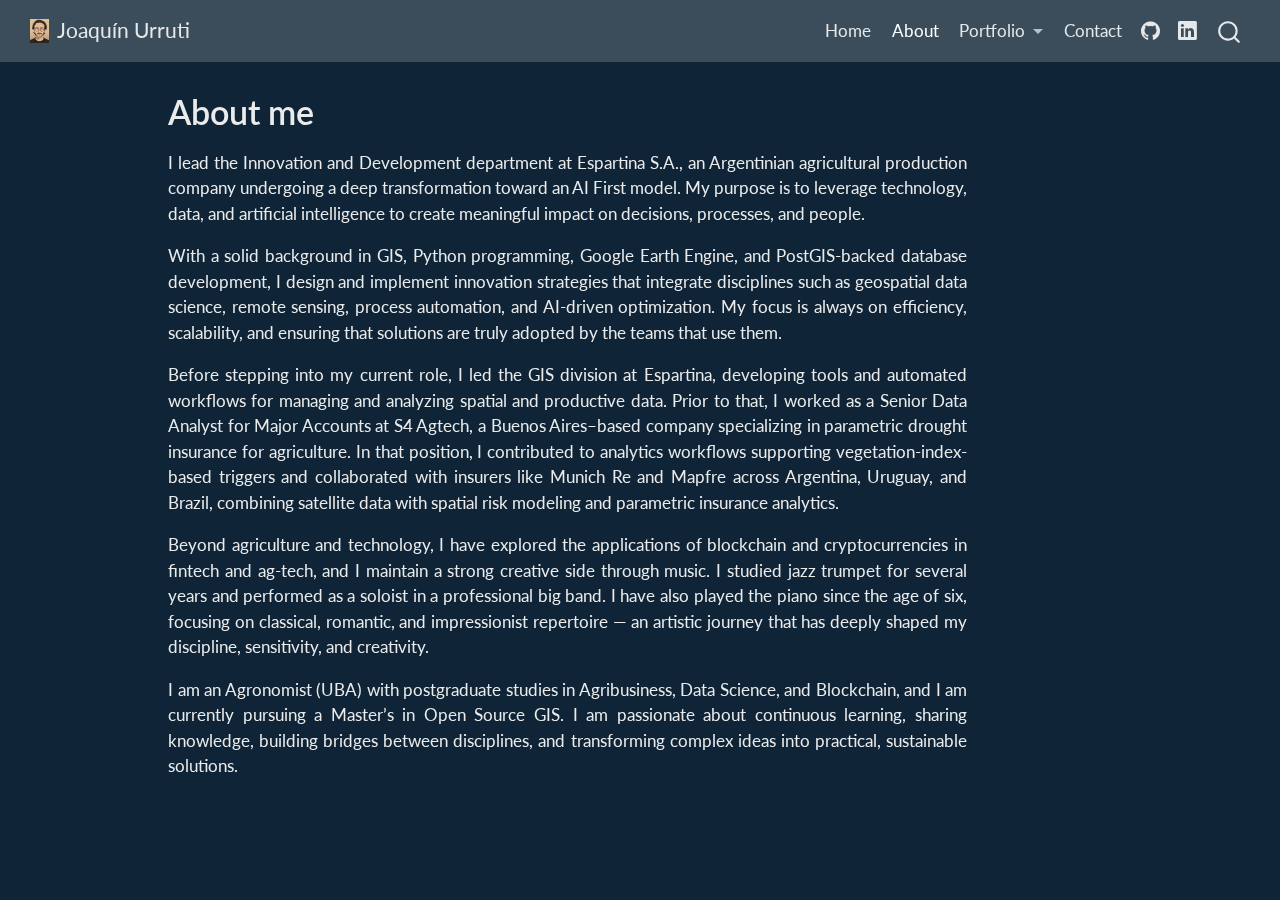
<file: docs/about.html>
<!DOCTYPE html>
<html xmlns="http://www.w3.org/1999/xhtml" lang="en" xml:lang="en"><head>

<meta charset="utf-8">
<meta name="generator" content="quarto-1.6.33">

<meta name="viewport" content="width=device-width, initial-scale=1.0, user-scalable=yes">


<title>About me – Joaquín Urruti</title>
<style>
code{white-space: pre-wrap;}
span.smallcaps{font-variant: small-caps;}
div.columns{display: flex; gap: min(4vw, 1.5em);}
div.column{flex: auto; overflow-x: auto;}
div.hanging-indent{margin-left: 1.5em; text-indent: -1.5em;}
ul.task-list{list-style: none;}
ul.task-list li input[type="checkbox"] {
  width: 0.8em;
  margin: 0 0.8em 0.2em -1em; /* quarto-specific, see https://github.com/quarto-dev/quarto-cli/issues/4556 */ 
  vertical-align: middle;
}
</style>


<script src="site_libs/quarto-nav/quarto-nav.js"></script>
<script src="site_libs/quarto-nav/headroom.min.js"></script>
<script src="site_libs/clipboard/clipboard.min.js"></script>
<script src="site_libs/quarto-search/autocomplete.umd.js"></script>
<script src="site_libs/quarto-search/fuse.min.js"></script>
<script src="site_libs/quarto-search/quarto-search.js"></script>
<meta name="quarto:offset" content="./">
<script src="site_libs/quarto-html/quarto.js"></script>
<script src="site_libs/quarto-html/popper.min.js"></script>
<script src="site_libs/quarto-html/tippy.umd.min.js"></script>
<script src="site_libs/quarto-html/anchor.min.js"></script>
<link href="site_libs/quarto-html/tippy.css" rel="stylesheet">
<link href="site_libs/quarto-html/quarto-syntax-highlighting-dark-8b864f0777c60eecff11d75b6b2e1175.css" rel="stylesheet" id="quarto-text-highlighting-styles">
<script src="site_libs/bootstrap/bootstrap.min.js"></script>
<link href="site_libs/bootstrap/bootstrap-icons.css" rel="stylesheet">
<link href="site_libs/bootstrap/bootstrap-a0985e2c6135529c429a47b0e1ec4424.min.css" rel="stylesheet" append-hash="true" id="quarto-bootstrap" data-mode="dark">
<script id="quarto-search-options" type="application/json">{
  "location": "navbar",
  "copy-button": false,
  "collapse-after": 3,
  "panel-placement": "end",
  "type": "overlay",
  "limit": 50,
  "keyboard-shortcut": [
    "f",
    "/",
    "s"
  ],
  "show-item-context": false,
  "language": {
    "search-no-results-text": "No results",
    "search-matching-documents-text": "matching documents",
    "search-copy-link-title": "Copy link to search",
    "search-hide-matches-text": "Hide additional matches",
    "search-more-match-text": "more match in this document",
    "search-more-matches-text": "more matches in this document",
    "search-clear-button-title": "Clear",
    "search-text-placeholder": "",
    "search-detached-cancel-button-title": "Cancel",
    "search-submit-button-title": "Submit",
    "search-label": "Search"
  }
}</script>


<link rel="stylesheet" href="styles.css">
</head>

<body class="nav-fixed">

<div id="quarto-search-results"></div>
  <header id="quarto-header" class="headroom fixed-top">
    <nav class="navbar navbar-expand-lg " data-bs-theme="dark">
      <div class="navbar-container container-fluid">
      <div class="navbar-brand-container mx-auto">
    <a href="./index.html" class="navbar-brand navbar-brand-logo">
    <img src="./images/logo.png" alt="" class="navbar-logo">
    </a>
    <a class="navbar-brand" href="./index.html">
    <span class="navbar-title">Joaquín Urruti</span>
    </a>
  </div>
            <div id="quarto-search" class="" title="Search"></div>
          <button class="navbar-toggler" type="button" data-bs-toggle="collapse" data-bs-target="#navbarCollapse" aria-controls="navbarCollapse" role="menu" aria-expanded="false" aria-label="Toggle navigation" onclick="if (window.quartoToggleHeadroom) { window.quartoToggleHeadroom(); }">
  <span class="navbar-toggler-icon"></span>
</button>
          <div class="collapse navbar-collapse" id="navbarCollapse">
            <ul class="navbar-nav navbar-nav-scroll ms-auto">
  <li class="nav-item">
    <a class="nav-link" href="./index.html"> 
<span class="menu-text">Home</span></a>
  </li>  
  <li class="nav-item">
    <a class="nav-link active" href="./about.html" aria-current="page"> 
<span class="menu-text">About</span></a>
  </li>  
  <li class="nav-item dropdown ">
    <a class="nav-link dropdown-toggle" href="#" id="nav-menu-portfolio" role="link" data-bs-toggle="dropdown" aria-expanded="false">
 <span class="menu-text">Portfolio</span>
    </a>
    <ul class="dropdown-menu dropdown-menu-end" aria-labelledby="nav-menu-portfolio">    
        <li>
    <a class="dropdown-item" href="./project_1.html">
 <span class="dropdown-text">Project 1</span></a>
  </li>  
        <li>
    <a class="dropdown-item" href="./project_2.html">
 <span class="dropdown-text">Prjoect 2</span></a>
  </li>  
        <li>
    <a class="dropdown-item" href="./project_3.html">
 <span class="dropdown-text">Project 3</span></a>
  </li>  
        <li>
    <a class="dropdown-item" href="./project_4.html">
 <span class="dropdown-text">Project 4</span></a>
  </li>  
    </ul>
  </li>
  <li class="nav-item">
    <a class="nav-link" href="./contact.html"> 
<span class="menu-text">Contact</span></a>
  </li>  
  <li class="nav-item compact">
    <a class="nav-link" href="https://github.com/Joaquin-Urruti" target="_blank"> <i class="bi bi-github" role="img">
</i> 
<span class="menu-text"></span></a>
  </li>  
  <li class="nav-item compact">
    <a class="nav-link" href="https://www.linkedin.com/in/jurruti/" target="_blank"> <i class="bi bi-linkedin" role="img">
</i> 
<span class="menu-text"></span></a>
  </li>  
</ul>
          </div> <!-- /navcollapse -->
            <div class="quarto-navbar-tools">
</div>
      </div> <!-- /container-fluid -->
    </nav>
</header>
<!-- content -->
<div id="quarto-content" class="quarto-container page-columns page-rows-contents page-layout-article page-navbar">
<!-- sidebar -->
<!-- margin-sidebar -->
    <div id="quarto-margin-sidebar" class="sidebar margin-sidebar zindex-bottom">
        
    </div>
<!-- main -->
<main class="content" id="quarto-document-content">

<header id="title-block-header" class="quarto-title-block default">
<div class="quarto-title">
<h1 class="title">About me</h1>
</div>



<div class="quarto-title-meta">

    
  
    
  </div>
  


</header>


<div style="text-align: justify;">
<p>I lead the Innovation and Development department at Espartina S.A., an Argentinian agricultural production company undergoing a deep transformation toward an AI First model. My purpose is to leverage technology, data, and artificial intelligence to create meaningful impact on decisions, processes, and people.</p>
<p>With a solid background in GIS, Python programming, Google Earth Engine, and PostGIS-backed database development, I design and implement innovation strategies that integrate disciplines such as geospatial data science, remote sensing, process automation, and AI-driven optimization. My focus is always on efficiency, scalability, and ensuring that solutions are truly adopted by the teams that use them.</p>
<p>Before stepping into my current role, I led the GIS division at Espartina, developing tools and automated workflows for managing and analyzing spatial and productive data. Prior to that, I worked as a Senior Data Analyst for Major Accounts at S4 Agtech, a Buenos Aires–based company specializing in parametric drought insurance for agriculture. In that position, I contributed to analytics workflows supporting vegetation-index-based triggers and collaborated with insurers like Munich Re and Mapfre across Argentina, Uruguay, and Brazil, combining satellite data with spatial risk modeling and parametric insurance analytics.</p>
<p>Beyond agriculture and technology, I have explored the applications of blockchain and cryptocurrencies in fintech and ag-tech, and I maintain a strong creative side through music. I studied jazz trumpet for several years and performed as a soloist in a professional big band. I have also played the piano since the age of six, focusing on classical, romantic, and impressionist repertoire — an artistic journey that has deeply shaped my discipline, sensitivity, and creativity.</p>
<p>I am an Agronomist (UBA) with postgraduate studies in Agribusiness, Data Science, and Blockchain, and I am currently pursuing a Master’s in Open Source GIS. I am passionate about continuous learning, sharing knowledge, building bridges between disciplines, and transforming complex ideas into practical, sustainable solutions.</p>
</div>



</main> <!-- /main -->
<script id="quarto-html-after-body" type="application/javascript">
window.document.addEventListener("DOMContentLoaded", function (event) {
  const toggleBodyColorMode = (bsSheetEl) => {
    const mode = bsSheetEl.getAttribute("data-mode");
    const bodyEl = window.document.querySelector("body");
    if (mode === "dark") {
      bodyEl.classList.add("quarto-dark");
      bodyEl.classList.remove("quarto-light");
    } else {
      bodyEl.classList.add("quarto-light");
      bodyEl.classList.remove("quarto-dark");
    }
  }
  const toggleBodyColorPrimary = () => {
    const bsSheetEl = window.document.querySelector("link#quarto-bootstrap");
    if (bsSheetEl) {
      toggleBodyColorMode(bsSheetEl);
    }
  }
  toggleBodyColorPrimary();  
  const icon = "";
  const anchorJS = new window.AnchorJS();
  anchorJS.options = {
    placement: 'right',
    icon: icon
  };
  anchorJS.add('.anchored');
  const isCodeAnnotation = (el) => {
    for (const clz of el.classList) {
      if (clz.startsWith('code-annotation-')) {                     
        return true;
      }
    }
    return false;
  }
  const onCopySuccess = function(e) {
    // button target
    const button = e.trigger;
    // don't keep focus
    button.blur();
    // flash "checked"
    button.classList.add('code-copy-button-checked');
    var currentTitle = button.getAttribute("title");
    button.setAttribute("title", "Copied!");
    let tooltip;
    if (window.bootstrap) {
      button.setAttribute("data-bs-toggle", "tooltip");
      button.setAttribute("data-bs-placement", "left");
      button.setAttribute("data-bs-title", "Copied!");
      tooltip = new bootstrap.Tooltip(button, 
        { trigger: "manual", 
          customClass: "code-copy-button-tooltip",
          offset: [0, -8]});
      tooltip.show();    
    }
    setTimeout(function() {
      if (tooltip) {
        tooltip.hide();
        button.removeAttribute("data-bs-title");
        button.removeAttribute("data-bs-toggle");
        button.removeAttribute("data-bs-placement");
      }
      button.setAttribute("title", currentTitle);
      button.classList.remove('code-copy-button-checked');
    }, 1000);
    // clear code selection
    e.clearSelection();
  }
  const getTextToCopy = function(trigger) {
      const codeEl = trigger.previousElementSibling.cloneNode(true);
      for (const childEl of codeEl.children) {
        if (isCodeAnnotation(childEl)) {
          childEl.remove();
        }
      }
      return codeEl.innerText;
  }
  const clipboard = new window.ClipboardJS('.code-copy-button:not([data-in-quarto-modal])', {
    text: getTextToCopy
  });
  clipboard.on('success', onCopySuccess);
  if (window.document.getElementById('quarto-embedded-source-code-modal')) {
    // For code content inside modals, clipBoardJS needs to be initialized with a container option
    // TODO: Check when it could be a function (https://github.com/zenorocha/clipboard.js/issues/860)
    const clipboardModal = new window.ClipboardJS('.code-copy-button[data-in-quarto-modal]', {
      text: getTextToCopy,
      container: window.document.getElementById('quarto-embedded-source-code-modal')
    });
    clipboardModal.on('success', onCopySuccess);
  }
    var localhostRegex = new RegExp(/^(?:http|https):\/\/localhost\:?[0-9]*\//);
    var mailtoRegex = new RegExp(/^mailto:/);
      var filterRegex = new RegExp('/' + window.location.host + '/');
    var isInternal = (href) => {
        return filterRegex.test(href) || localhostRegex.test(href) || mailtoRegex.test(href);
    }
    // Inspect non-navigation links and adorn them if external
 	var links = window.document.querySelectorAll('a[href]:not(.nav-link):not(.navbar-brand):not(.toc-action):not(.sidebar-link):not(.sidebar-item-toggle):not(.pagination-link):not(.no-external):not([aria-hidden]):not(.dropdown-item):not(.quarto-navigation-tool):not(.about-link)');
    for (var i=0; i<links.length; i++) {
      const link = links[i];
      if (!isInternal(link.href)) {
        // undo the damage that might have been done by quarto-nav.js in the case of
        // links that we want to consider external
        if (link.dataset.originalHref !== undefined) {
          link.href = link.dataset.originalHref;
        }
      }
    }
  function tippyHover(el, contentFn, onTriggerFn, onUntriggerFn) {
    const config = {
      allowHTML: true,
      maxWidth: 500,
      delay: 100,
      arrow: false,
      appendTo: function(el) {
          return el.parentElement;
      },
      interactive: true,
      interactiveBorder: 10,
      theme: 'quarto',
      placement: 'bottom-start',
    };
    if (contentFn) {
      config.content = contentFn;
    }
    if (onTriggerFn) {
      config.onTrigger = onTriggerFn;
    }
    if (onUntriggerFn) {
      config.onUntrigger = onUntriggerFn;
    }
    window.tippy(el, config); 
  }
  const noterefs = window.document.querySelectorAll('a[role="doc-noteref"]');
  for (var i=0; i<noterefs.length; i++) {
    const ref = noterefs[i];
    tippyHover(ref, function() {
      // use id or data attribute instead here
      let href = ref.getAttribute('data-footnote-href') || ref.getAttribute('href');
      try { href = new URL(href).hash; } catch {}
      const id = href.replace(/^#\/?/, "");
      const note = window.document.getElementById(id);
      if (note) {
        return note.innerHTML;
      } else {
        return "";
      }
    });
  }
  const xrefs = window.document.querySelectorAll('a.quarto-xref');
  const processXRef = (id, note) => {
    // Strip column container classes
    const stripColumnClz = (el) => {
      el.classList.remove("page-full", "page-columns");
      if (el.children) {
        for (const child of el.children) {
          stripColumnClz(child);
        }
      }
    }
    stripColumnClz(note)
    if (id === null || id.startsWith('sec-')) {
      // Special case sections, only their first couple elements
      const container = document.createElement("div");
      if (note.children && note.children.length > 2) {
        container.appendChild(note.children[0].cloneNode(true));
        for (let i = 1; i < note.children.length; i++) {
          const child = note.children[i];
          if (child.tagName === "P" && child.innerText === "") {
            continue;
          } else {
            container.appendChild(child.cloneNode(true));
            break;
          }
        }
        if (window.Quarto?.typesetMath) {
          window.Quarto.typesetMath(container);
        }
        return container.innerHTML
      } else {
        if (window.Quarto?.typesetMath) {
          window.Quarto.typesetMath(note);
        }
        return note.innerHTML;
      }
    } else {
      // Remove any anchor links if they are present
      const anchorLink = note.querySelector('a.anchorjs-link');
      if (anchorLink) {
        anchorLink.remove();
      }
      if (window.Quarto?.typesetMath) {
        window.Quarto.typesetMath(note);
      }
      // TODO in 1.5, we should make sure this works without a callout special case
      if (note.classList.contains("callout")) {
        return note.outerHTML;
      } else {
        return note.innerHTML;
      }
    }
  }
  for (var i=0; i<xrefs.length; i++) {
    const xref = xrefs[i];
    tippyHover(xref, undefined, function(instance) {
      instance.disable();
      let url = xref.getAttribute('href');
      let hash = undefined; 
      if (url.startsWith('#')) {
        hash = url;
      } else {
        try { hash = new URL(url).hash; } catch {}
      }
      if (hash) {
        const id = hash.replace(/^#\/?/, "");
        const note = window.document.getElementById(id);
        if (note !== null) {
          try {
            const html = processXRef(id, note.cloneNode(true));
            instance.setContent(html);
          } finally {
            instance.enable();
            instance.show();
          }
        } else {
          // See if we can fetch this
          fetch(url.split('#')[0])
          .then(res => res.text())
          .then(html => {
            const parser = new DOMParser();
            const htmlDoc = parser.parseFromString(html, "text/html");
            const note = htmlDoc.getElementById(id);
            if (note !== null) {
              const html = processXRef(id, note);
              instance.setContent(html);
            } 
          }).finally(() => {
            instance.enable();
            instance.show();
          });
        }
      } else {
        // See if we can fetch a full url (with no hash to target)
        // This is a special case and we should probably do some content thinning / targeting
        fetch(url)
        .then(res => res.text())
        .then(html => {
          const parser = new DOMParser();
          const htmlDoc = parser.parseFromString(html, "text/html");
          const note = htmlDoc.querySelector('main.content');
          if (note !== null) {
            // This should only happen for chapter cross references
            // (since there is no id in the URL)
            // remove the first header
            if (note.children.length > 0 && note.children[0].tagName === "HEADER") {
              note.children[0].remove();
            }
            const html = processXRef(null, note);
            instance.setContent(html);
          } 
        }).finally(() => {
          instance.enable();
          instance.show();
        });
      }
    }, function(instance) {
    });
  }
      let selectedAnnoteEl;
      const selectorForAnnotation = ( cell, annotation) => {
        let cellAttr = 'data-code-cell="' + cell + '"';
        let lineAttr = 'data-code-annotation="' +  annotation + '"';
        const selector = 'span[' + cellAttr + '][' + lineAttr + ']';
        return selector;
      }
      const selectCodeLines = (annoteEl) => {
        const doc = window.document;
        const targetCell = annoteEl.getAttribute("data-target-cell");
        const targetAnnotation = annoteEl.getAttribute("data-target-annotation");
        const annoteSpan = window.document.querySelector(selectorForAnnotation(targetCell, targetAnnotation));
        const lines = annoteSpan.getAttribute("data-code-lines").split(",");
        const lineIds = lines.map((line) => {
          return targetCell + "-" + line;
        })
        let top = null;
        let height = null;
        let parent = null;
        if (lineIds.length > 0) {
            //compute the position of the single el (top and bottom and make a div)
            const el = window.document.getElementById(lineIds[0]);
            top = el.offsetTop;
            height = el.offsetHeight;
            parent = el.parentElement.parentElement;
          if (lineIds.length > 1) {
            const lastEl = window.document.getElementById(lineIds[lineIds.length - 1]);
            const bottom = lastEl.offsetTop + lastEl.offsetHeight;
            height = bottom - top;
          }
          if (top !== null && height !== null && parent !== null) {
            // cook up a div (if necessary) and position it 
            let div = window.document.getElementById("code-annotation-line-highlight");
            if (div === null) {
              div = window.document.createElement("div");
              div.setAttribute("id", "code-annotation-line-highlight");
              div.style.position = 'absolute';
              parent.appendChild(div);
            }
            div.style.top = top - 2 + "px";
            div.style.height = height + 4 + "px";
            div.style.left = 0;
            let gutterDiv = window.document.getElementById("code-annotation-line-highlight-gutter");
            if (gutterDiv === null) {
              gutterDiv = window.document.createElement("div");
              gutterDiv.setAttribute("id", "code-annotation-line-highlight-gutter");
              gutterDiv.style.position = 'absolute';
              const codeCell = window.document.getElementById(targetCell);
              const gutter = codeCell.querySelector('.code-annotation-gutter');
              gutter.appendChild(gutterDiv);
            }
            gutterDiv.style.top = top - 2 + "px";
            gutterDiv.style.height = height + 4 + "px";
          }
          selectedAnnoteEl = annoteEl;
        }
      };
      const unselectCodeLines = () => {
        const elementsIds = ["code-annotation-line-highlight", "code-annotation-line-highlight-gutter"];
        elementsIds.forEach((elId) => {
          const div = window.document.getElementById(elId);
          if (div) {
            div.remove();
          }
        });
        selectedAnnoteEl = undefined;
      };
        // Handle positioning of the toggle
    window.addEventListener(
      "resize",
      throttle(() => {
        elRect = undefined;
        if (selectedAnnoteEl) {
          selectCodeLines(selectedAnnoteEl);
        }
      }, 10)
    );
    function throttle(fn, ms) {
    let throttle = false;
    let timer;
      return (...args) => {
        if(!throttle) { // first call gets through
            fn.apply(this, args);
            throttle = true;
        } else { // all the others get throttled
            if(timer) clearTimeout(timer); // cancel #2
            timer = setTimeout(() => {
              fn.apply(this, args);
              timer = throttle = false;
            }, ms);
        }
      };
    }
      // Attach click handler to the DT
      const annoteDls = window.document.querySelectorAll('dt[data-target-cell]');
      for (const annoteDlNode of annoteDls) {
        annoteDlNode.addEventListener('click', (event) => {
          const clickedEl = event.target;
          if (clickedEl !== selectedAnnoteEl) {
            unselectCodeLines();
            const activeEl = window.document.querySelector('dt[data-target-cell].code-annotation-active');
            if (activeEl) {
              activeEl.classList.remove('code-annotation-active');
            }
            selectCodeLines(clickedEl);
            clickedEl.classList.add('code-annotation-active');
          } else {
            // Unselect the line
            unselectCodeLines();
            clickedEl.classList.remove('code-annotation-active');
          }
        });
      }
  const findCites = (el) => {
    const parentEl = el.parentElement;
    if (parentEl) {
      const cites = parentEl.dataset.cites;
      if (cites) {
        return {
          el,
          cites: cites.split(' ')
        };
      } else {
        return findCites(el.parentElement)
      }
    } else {
      return undefined;
    }
  };
  var bibliorefs = window.document.querySelectorAll('a[role="doc-biblioref"]');
  for (var i=0; i<bibliorefs.length; i++) {
    const ref = bibliorefs[i];
    const citeInfo = findCites(ref);
    if (citeInfo) {
      tippyHover(citeInfo.el, function() {
        var popup = window.document.createElement('div');
        citeInfo.cites.forEach(function(cite) {
          var citeDiv = window.document.createElement('div');
          citeDiv.classList.add('hanging-indent');
          citeDiv.classList.add('csl-entry');
          var biblioDiv = window.document.getElementById('ref-' + cite);
          if (biblioDiv) {
            citeDiv.innerHTML = biblioDiv.innerHTML;
          }
          popup.appendChild(citeDiv);
        });
        return popup.innerHTML;
      });
    }
  }
});
</script>
</div> <!-- /content -->




</body></html>
</file>
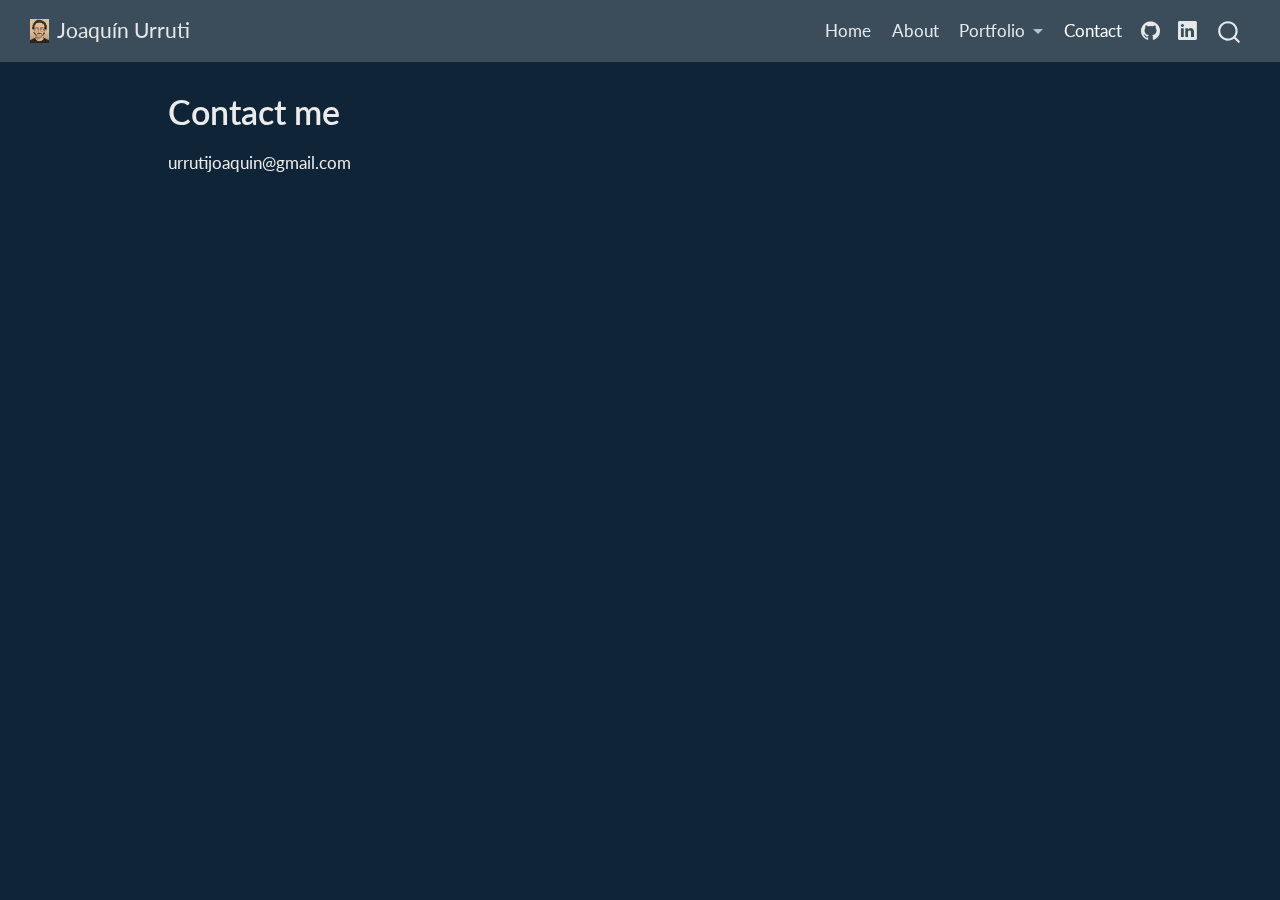
<file: docs/contact.html>
<!DOCTYPE html>
<html xmlns="http://www.w3.org/1999/xhtml" lang="en" xml:lang="en"><head>

<meta charset="utf-8">
<meta name="generator" content="quarto-1.6.33">

<meta name="viewport" content="width=device-width, initial-scale=1.0, user-scalable=yes">


<title>Contact me – Joaquín Urruti</title>
<style>
code{white-space: pre-wrap;}
span.smallcaps{font-variant: small-caps;}
div.columns{display: flex; gap: min(4vw, 1.5em);}
div.column{flex: auto; overflow-x: auto;}
div.hanging-indent{margin-left: 1.5em; text-indent: -1.5em;}
ul.task-list{list-style: none;}
ul.task-list li input[type="checkbox"] {
  width: 0.8em;
  margin: 0 0.8em 0.2em -1em; /* quarto-specific, see https://github.com/quarto-dev/quarto-cli/issues/4556 */ 
  vertical-align: middle;
}
</style>


<script src="site_libs/quarto-nav/quarto-nav.js"></script>
<script src="site_libs/quarto-nav/headroom.min.js"></script>
<script src="site_libs/clipboard/clipboard.min.js"></script>
<script src="site_libs/quarto-search/autocomplete.umd.js"></script>
<script src="site_libs/quarto-search/fuse.min.js"></script>
<script src="site_libs/quarto-search/quarto-search.js"></script>
<meta name="quarto:offset" content="./">
<script src="site_libs/quarto-html/quarto.js"></script>
<script src="site_libs/quarto-html/popper.min.js"></script>
<script src="site_libs/quarto-html/tippy.umd.min.js"></script>
<script src="site_libs/quarto-html/anchor.min.js"></script>
<link href="site_libs/quarto-html/tippy.css" rel="stylesheet">
<link href="site_libs/quarto-html/quarto-syntax-highlighting-dark-8b864f0777c60eecff11d75b6b2e1175.css" rel="stylesheet" id="quarto-text-highlighting-styles">
<script src="site_libs/bootstrap/bootstrap.min.js"></script>
<link href="site_libs/bootstrap/bootstrap-icons.css" rel="stylesheet">
<link href="site_libs/bootstrap/bootstrap-a0985e2c6135529c429a47b0e1ec4424.min.css" rel="stylesheet" append-hash="true" id="quarto-bootstrap" data-mode="dark">
<script id="quarto-search-options" type="application/json">{
  "location": "navbar",
  "copy-button": false,
  "collapse-after": 3,
  "panel-placement": "end",
  "type": "overlay",
  "limit": 50,
  "keyboard-shortcut": [
    "f",
    "/",
    "s"
  ],
  "show-item-context": false,
  "language": {
    "search-no-results-text": "No results",
    "search-matching-documents-text": "matching documents",
    "search-copy-link-title": "Copy link to search",
    "search-hide-matches-text": "Hide additional matches",
    "search-more-match-text": "more match in this document",
    "search-more-matches-text": "more matches in this document",
    "search-clear-button-title": "Clear",
    "search-text-placeholder": "",
    "search-detached-cancel-button-title": "Cancel",
    "search-submit-button-title": "Submit",
    "search-label": "Search"
  }
}</script>


<link rel="stylesheet" href="styles.css">
</head>

<body class="nav-fixed">

<div id="quarto-search-results"></div>
  <header id="quarto-header" class="headroom fixed-top">
    <nav class="navbar navbar-expand-lg " data-bs-theme="dark">
      <div class="navbar-container container-fluid">
      <div class="navbar-brand-container mx-auto">
    <a href="./index.html" class="navbar-brand navbar-brand-logo">
    <img src="./images/logo.png" alt="" class="navbar-logo">
    </a>
    <a class="navbar-brand" href="./index.html">
    <span class="navbar-title">Joaquín Urruti</span>
    </a>
  </div>
            <div id="quarto-search" class="" title="Search"></div>
          <button class="navbar-toggler" type="button" data-bs-toggle="collapse" data-bs-target="#navbarCollapse" aria-controls="navbarCollapse" role="menu" aria-expanded="false" aria-label="Toggle navigation" onclick="if (window.quartoToggleHeadroom) { window.quartoToggleHeadroom(); }">
  <span class="navbar-toggler-icon"></span>
</button>
          <div class="collapse navbar-collapse" id="navbarCollapse">
            <ul class="navbar-nav navbar-nav-scroll ms-auto">
  <li class="nav-item">
    <a class="nav-link" href="./index.html"> 
<span class="menu-text">Home</span></a>
  </li>  
  <li class="nav-item">
    <a class="nav-link" href="./about.html"> 
<span class="menu-text">About</span></a>
  </li>  
  <li class="nav-item dropdown ">
    <a class="nav-link dropdown-toggle" href="#" id="nav-menu-portfolio" role="link" data-bs-toggle="dropdown" aria-expanded="false">
 <span class="menu-text">Portfolio</span>
    </a>
    <ul class="dropdown-menu dropdown-menu-end" aria-labelledby="nav-menu-portfolio">    
        <li>
    <a class="dropdown-item" href="./project_1.html">
 <span class="dropdown-text">Project 1</span></a>
  </li>  
        <li>
    <a class="dropdown-item" href="./project_2.html">
 <span class="dropdown-text">Prjoect 2</span></a>
  </li>  
        <li>
    <a class="dropdown-item" href="./project_3.html">
 <span class="dropdown-text">Project 3</span></a>
  </li>  
        <li>
    <a class="dropdown-item" href="./project_4.html">
 <span class="dropdown-text">Project 4</span></a>
  </li>  
    </ul>
  </li>
  <li class="nav-item">
    <a class="nav-link active" href="./contact.html" aria-current="page"> 
<span class="menu-text">Contact</span></a>
  </li>  
  <li class="nav-item compact">
    <a class="nav-link" href="https://github.com/Joaquin-Urruti" target="_blank"> <i class="bi bi-github" role="img">
</i> 
<span class="menu-text"></span></a>
  </li>  
  <li class="nav-item compact">
    <a class="nav-link" href="https://www.linkedin.com/in/jurruti/" target="_blank"> <i class="bi bi-linkedin" role="img">
</i> 
<span class="menu-text"></span></a>
  </li>  
</ul>
          </div> <!-- /navcollapse -->
            <div class="quarto-navbar-tools">
</div>
      </div> <!-- /container-fluid -->
    </nav>
</header>
<!-- content -->
<div id="quarto-content" class="quarto-container page-columns page-rows-contents page-layout-article page-navbar">
<!-- sidebar -->
<!-- margin-sidebar -->
    <div id="quarto-margin-sidebar" class="sidebar margin-sidebar zindex-bottom">
        
    </div>
<!-- main -->
<main class="content" id="quarto-document-content">

<header id="title-block-header" class="quarto-title-block default">
<div class="quarto-title">
<h1 class="title">Contact me</h1>
</div>



<div class="quarto-title-meta">

    
  
    
  </div>
  


</header>


<p>urrutijoaquin@gmail.com</p>



</main> <!-- /main -->
<script id="quarto-html-after-body" type="application/javascript">
window.document.addEventListener("DOMContentLoaded", function (event) {
  const toggleBodyColorMode = (bsSheetEl) => {
    const mode = bsSheetEl.getAttribute("data-mode");
    const bodyEl = window.document.querySelector("body");
    if (mode === "dark") {
      bodyEl.classList.add("quarto-dark");
      bodyEl.classList.remove("quarto-light");
    } else {
      bodyEl.classList.add("quarto-light");
      bodyEl.classList.remove("quarto-dark");
    }
  }
  const toggleBodyColorPrimary = () => {
    const bsSheetEl = window.document.querySelector("link#quarto-bootstrap");
    if (bsSheetEl) {
      toggleBodyColorMode(bsSheetEl);
    }
  }
  toggleBodyColorPrimary();  
  const icon = "";
  const anchorJS = new window.AnchorJS();
  anchorJS.options = {
    placement: 'right',
    icon: icon
  };
  anchorJS.add('.anchored');
  const isCodeAnnotation = (el) => {
    for (const clz of el.classList) {
      if (clz.startsWith('code-annotation-')) {                     
        return true;
      }
    }
    return false;
  }
  const onCopySuccess = function(e) {
    // button target
    const button = e.trigger;
    // don't keep focus
    button.blur();
    // flash "checked"
    button.classList.add('code-copy-button-checked');
    var currentTitle = button.getAttribute("title");
    button.setAttribute("title", "Copied!");
    let tooltip;
    if (window.bootstrap) {
      button.setAttribute("data-bs-toggle", "tooltip");
      button.setAttribute("data-bs-placement", "left");
      button.setAttribute("data-bs-title", "Copied!");
      tooltip = new bootstrap.Tooltip(button, 
        { trigger: "manual", 
          customClass: "code-copy-button-tooltip",
          offset: [0, -8]});
      tooltip.show();    
    }
    setTimeout(function() {
      if (tooltip) {
        tooltip.hide();
        button.removeAttribute("data-bs-title");
        button.removeAttribute("data-bs-toggle");
        button.removeAttribute("data-bs-placement");
      }
      button.setAttribute("title", currentTitle);
      button.classList.remove('code-copy-button-checked');
    }, 1000);
    // clear code selection
    e.clearSelection();
  }
  const getTextToCopy = function(trigger) {
      const codeEl = trigger.previousElementSibling.cloneNode(true);
      for (const childEl of codeEl.children) {
        if (isCodeAnnotation(childEl)) {
          childEl.remove();
        }
      }
      return codeEl.innerText;
  }
  const clipboard = new window.ClipboardJS('.code-copy-button:not([data-in-quarto-modal])', {
    text: getTextToCopy
  });
  clipboard.on('success', onCopySuccess);
  if (window.document.getElementById('quarto-embedded-source-code-modal')) {
    // For code content inside modals, clipBoardJS needs to be initialized with a container option
    // TODO: Check when it could be a function (https://github.com/zenorocha/clipboard.js/issues/860)
    const clipboardModal = new window.ClipboardJS('.code-copy-button[data-in-quarto-modal]', {
      text: getTextToCopy,
      container: window.document.getElementById('quarto-embedded-source-code-modal')
    });
    clipboardModal.on('success', onCopySuccess);
  }
    var localhostRegex = new RegExp(/^(?:http|https):\/\/localhost\:?[0-9]*\//);
    var mailtoRegex = new RegExp(/^mailto:/);
      var filterRegex = new RegExp('/' + window.location.host + '/');
    var isInternal = (href) => {
        return filterRegex.test(href) || localhostRegex.test(href) || mailtoRegex.test(href);
    }
    // Inspect non-navigation links and adorn them if external
 	var links = window.document.querySelectorAll('a[href]:not(.nav-link):not(.navbar-brand):not(.toc-action):not(.sidebar-link):not(.sidebar-item-toggle):not(.pagination-link):not(.no-external):not([aria-hidden]):not(.dropdown-item):not(.quarto-navigation-tool):not(.about-link)');
    for (var i=0; i<links.length; i++) {
      const link = links[i];
      if (!isInternal(link.href)) {
        // undo the damage that might have been done by quarto-nav.js in the case of
        // links that we want to consider external
        if (link.dataset.originalHref !== undefined) {
          link.href = link.dataset.originalHref;
        }
      }
    }
  function tippyHover(el, contentFn, onTriggerFn, onUntriggerFn) {
    const config = {
      allowHTML: true,
      maxWidth: 500,
      delay: 100,
      arrow: false,
      appendTo: function(el) {
          return el.parentElement;
      },
      interactive: true,
      interactiveBorder: 10,
      theme: 'quarto',
      placement: 'bottom-start',
    };
    if (contentFn) {
      config.content = contentFn;
    }
    if (onTriggerFn) {
      config.onTrigger = onTriggerFn;
    }
    if (onUntriggerFn) {
      config.onUntrigger = onUntriggerFn;
    }
    window.tippy(el, config); 
  }
  const noterefs = window.document.querySelectorAll('a[role="doc-noteref"]');
  for (var i=0; i<noterefs.length; i++) {
    const ref = noterefs[i];
    tippyHover(ref, function() {
      // use id or data attribute instead here
      let href = ref.getAttribute('data-footnote-href') || ref.getAttribute('href');
      try { href = new URL(href).hash; } catch {}
      const id = href.replace(/^#\/?/, "");
      const note = window.document.getElementById(id);
      if (note) {
        return note.innerHTML;
      } else {
        return "";
      }
    });
  }
  const xrefs = window.document.querySelectorAll('a.quarto-xref');
  const processXRef = (id, note) => {
    // Strip column container classes
    const stripColumnClz = (el) => {
      el.classList.remove("page-full", "page-columns");
      if (el.children) {
        for (const child of el.children) {
          stripColumnClz(child);
        }
      }
    }
    stripColumnClz(note)
    if (id === null || id.startsWith('sec-')) {
      // Special case sections, only their first couple elements
      const container = document.createElement("div");
      if (note.children && note.children.length > 2) {
        container.appendChild(note.children[0].cloneNode(true));
        for (let i = 1; i < note.children.length; i++) {
          const child = note.children[i];
          if (child.tagName === "P" && child.innerText === "") {
            continue;
          } else {
            container.appendChild(child.cloneNode(true));
            break;
          }
        }
        if (window.Quarto?.typesetMath) {
          window.Quarto.typesetMath(container);
        }
        return container.innerHTML
      } else {
        if (window.Quarto?.typesetMath) {
          window.Quarto.typesetMath(note);
        }
        return note.innerHTML;
      }
    } else {
      // Remove any anchor links if they are present
      const anchorLink = note.querySelector('a.anchorjs-link');
      if (anchorLink) {
        anchorLink.remove();
      }
      if (window.Quarto?.typesetMath) {
        window.Quarto.typesetMath(note);
      }
      // TODO in 1.5, we should make sure this works without a callout special case
      if (note.classList.contains("callout")) {
        return note.outerHTML;
      } else {
        return note.innerHTML;
      }
    }
  }
  for (var i=0; i<xrefs.length; i++) {
    const xref = xrefs[i];
    tippyHover(xref, undefined, function(instance) {
      instance.disable();
      let url = xref.getAttribute('href');
      let hash = undefined; 
      if (url.startsWith('#')) {
        hash = url;
      } else {
        try { hash = new URL(url).hash; } catch {}
      }
      if (hash) {
        const id = hash.replace(/^#\/?/, "");
        const note = window.document.getElementById(id);
        if (note !== null) {
          try {
            const html = processXRef(id, note.cloneNode(true));
            instance.setContent(html);
          } finally {
            instance.enable();
            instance.show();
          }
        } else {
          // See if we can fetch this
          fetch(url.split('#')[0])
          .then(res => res.text())
          .then(html => {
            const parser = new DOMParser();
            const htmlDoc = parser.parseFromString(html, "text/html");
            const note = htmlDoc.getElementById(id);
            if (note !== null) {
              const html = processXRef(id, note);
              instance.setContent(html);
            } 
          }).finally(() => {
            instance.enable();
            instance.show();
          });
        }
      } else {
        // See if we can fetch a full url (with no hash to target)
        // This is a special case and we should probably do some content thinning / targeting
        fetch(url)
        .then(res => res.text())
        .then(html => {
          const parser = new DOMParser();
          const htmlDoc = parser.parseFromString(html, "text/html");
          const note = htmlDoc.querySelector('main.content');
          if (note !== null) {
            // This should only happen for chapter cross references
            // (since there is no id in the URL)
            // remove the first header
            if (note.children.length > 0 && note.children[0].tagName === "HEADER") {
              note.children[0].remove();
            }
            const html = processXRef(null, note);
            instance.setContent(html);
          } 
        }).finally(() => {
          instance.enable();
          instance.show();
        });
      }
    }, function(instance) {
    });
  }
      let selectedAnnoteEl;
      const selectorForAnnotation = ( cell, annotation) => {
        let cellAttr = 'data-code-cell="' + cell + '"';
        let lineAttr = 'data-code-annotation="' +  annotation + '"';
        const selector = 'span[' + cellAttr + '][' + lineAttr + ']';
        return selector;
      }
      const selectCodeLines = (annoteEl) => {
        const doc = window.document;
        const targetCell = annoteEl.getAttribute("data-target-cell");
        const targetAnnotation = annoteEl.getAttribute("data-target-annotation");
        const annoteSpan = window.document.querySelector(selectorForAnnotation(targetCell, targetAnnotation));
        const lines = annoteSpan.getAttribute("data-code-lines").split(",");
        const lineIds = lines.map((line) => {
          return targetCell + "-" + line;
        })
        let top = null;
        let height = null;
        let parent = null;
        if (lineIds.length > 0) {
            //compute the position of the single el (top and bottom and make a div)
            const el = window.document.getElementById(lineIds[0]);
            top = el.offsetTop;
            height = el.offsetHeight;
            parent = el.parentElement.parentElement;
          if (lineIds.length > 1) {
            const lastEl = window.document.getElementById(lineIds[lineIds.length - 1]);
            const bottom = lastEl.offsetTop + lastEl.offsetHeight;
            height = bottom - top;
          }
          if (top !== null && height !== null && parent !== null) {
            // cook up a div (if necessary) and position it 
            let div = window.document.getElementById("code-annotation-line-highlight");
            if (div === null) {
              div = window.document.createElement("div");
              div.setAttribute("id", "code-annotation-line-highlight");
              div.style.position = 'absolute';
              parent.appendChild(div);
            }
            div.style.top = top - 2 + "px";
            div.style.height = height + 4 + "px";
            div.style.left = 0;
            let gutterDiv = window.document.getElementById("code-annotation-line-highlight-gutter");
            if (gutterDiv === null) {
              gutterDiv = window.document.createElement("div");
              gutterDiv.setAttribute("id", "code-annotation-line-highlight-gutter");
              gutterDiv.style.position = 'absolute';
              const codeCell = window.document.getElementById(targetCell);
              const gutter = codeCell.querySelector('.code-annotation-gutter');
              gutter.appendChild(gutterDiv);
            }
            gutterDiv.style.top = top - 2 + "px";
            gutterDiv.style.height = height + 4 + "px";
          }
          selectedAnnoteEl = annoteEl;
        }
      };
      const unselectCodeLines = () => {
        const elementsIds = ["code-annotation-line-highlight", "code-annotation-line-highlight-gutter"];
        elementsIds.forEach((elId) => {
          const div = window.document.getElementById(elId);
          if (div) {
            div.remove();
          }
        });
        selectedAnnoteEl = undefined;
      };
        // Handle positioning of the toggle
    window.addEventListener(
      "resize",
      throttle(() => {
        elRect = undefined;
        if (selectedAnnoteEl) {
          selectCodeLines(selectedAnnoteEl);
        }
      }, 10)
    );
    function throttle(fn, ms) {
    let throttle = false;
    let timer;
      return (...args) => {
        if(!throttle) { // first call gets through
            fn.apply(this, args);
            throttle = true;
        } else { // all the others get throttled
            if(timer) clearTimeout(timer); // cancel #2
            timer = setTimeout(() => {
              fn.apply(this, args);
              timer = throttle = false;
            }, ms);
        }
      };
    }
      // Attach click handler to the DT
      const annoteDls = window.document.querySelectorAll('dt[data-target-cell]');
      for (const annoteDlNode of annoteDls) {
        annoteDlNode.addEventListener('click', (event) => {
          const clickedEl = event.target;
          if (clickedEl !== selectedAnnoteEl) {
            unselectCodeLines();
            const activeEl = window.document.querySelector('dt[data-target-cell].code-annotation-active');
            if (activeEl) {
              activeEl.classList.remove('code-annotation-active');
            }
            selectCodeLines(clickedEl);
            clickedEl.classList.add('code-annotation-active');
          } else {
            // Unselect the line
            unselectCodeLines();
            clickedEl.classList.remove('code-annotation-active');
          }
        });
      }
  const findCites = (el) => {
    const parentEl = el.parentElement;
    if (parentEl) {
      const cites = parentEl.dataset.cites;
      if (cites) {
        return {
          el,
          cites: cites.split(' ')
        };
      } else {
        return findCites(el.parentElement)
      }
    } else {
      return undefined;
    }
  };
  var bibliorefs = window.document.querySelectorAll('a[role="doc-biblioref"]');
  for (var i=0; i<bibliorefs.length; i++) {
    const ref = bibliorefs[i];
    const citeInfo = findCites(ref);
    if (citeInfo) {
      tippyHover(citeInfo.el, function() {
        var popup = window.document.createElement('div');
        citeInfo.cites.forEach(function(cite) {
          var citeDiv = window.document.createElement('div');
          citeDiv.classList.add('hanging-indent');
          citeDiv.classList.add('csl-entry');
          var biblioDiv = window.document.getElementById('ref-' + cite);
          if (biblioDiv) {
            citeDiv.innerHTML = biblioDiv.innerHTML;
          }
          popup.appendChild(citeDiv);
        });
        return popup.innerHTML;
      });
    }
  }
});
</script>
</div> <!-- /content -->




</body></html>
</file>
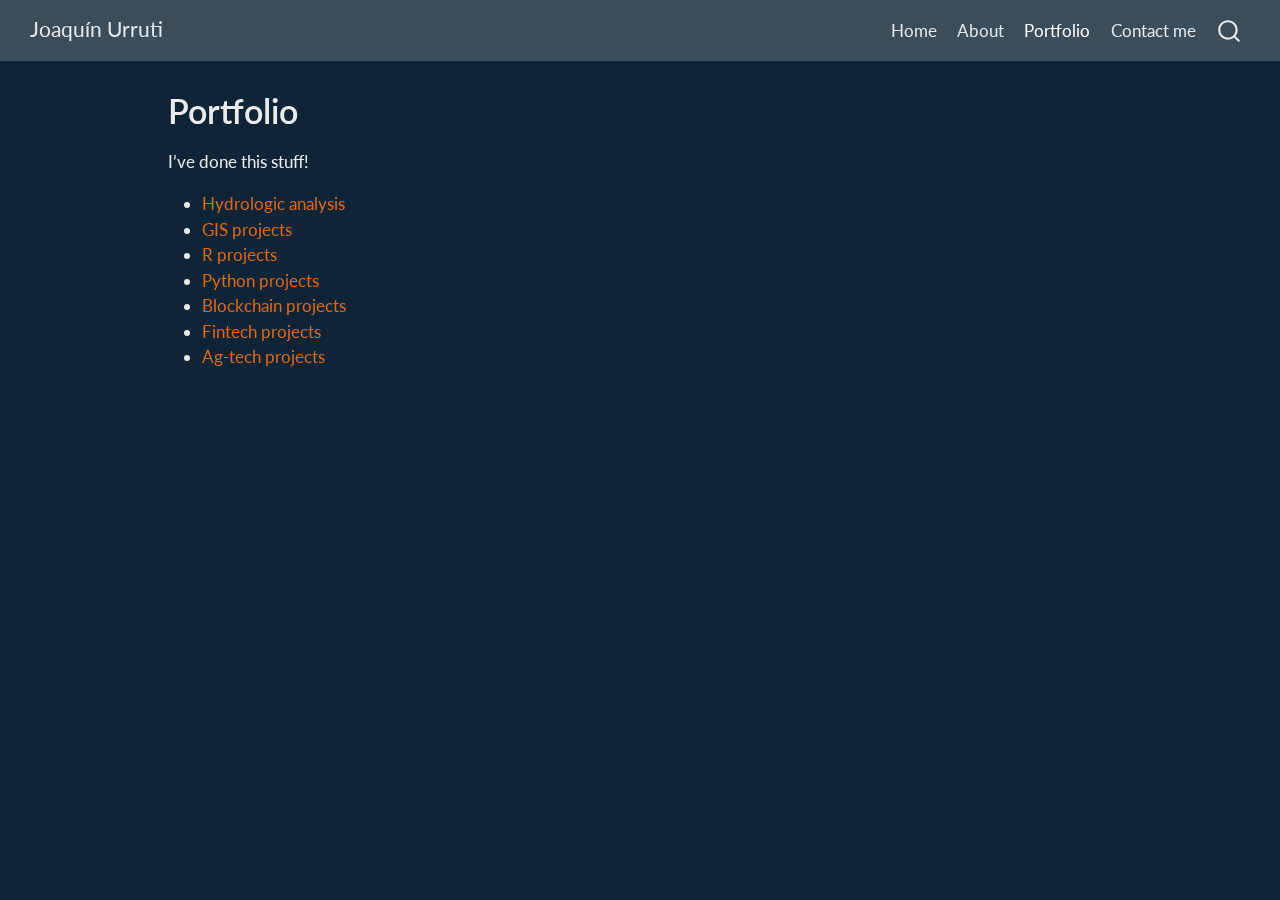
<file: docs/portfolio.html>
<!DOCTYPE html>
<html xmlns="http://www.w3.org/1999/xhtml" lang="en" xml:lang="en"><head>

<meta charset="utf-8">
<meta name="generator" content="quarto-1.6.33">

<meta name="viewport" content="width=device-width, initial-scale=1.0, user-scalable=yes">


<title>Portfolio – Joaquín Urruti</title>
<style>
code{white-space: pre-wrap;}
span.smallcaps{font-variant: small-caps;}
div.columns{display: flex; gap: min(4vw, 1.5em);}
div.column{flex: auto; overflow-x: auto;}
div.hanging-indent{margin-left: 1.5em; text-indent: -1.5em;}
ul.task-list{list-style: none;}
ul.task-list li input[type="checkbox"] {
  width: 0.8em;
  margin: 0 0.8em 0.2em -1em; /* quarto-specific, see https://github.com/quarto-dev/quarto-cli/issues/4556 */ 
  vertical-align: middle;
}
</style>


<script src="site_libs/quarto-nav/quarto-nav.js"></script>
<script src="site_libs/quarto-nav/headroom.min.js"></script>
<script src="site_libs/clipboard/clipboard.min.js"></script>
<script src="site_libs/quarto-search/autocomplete.umd.js"></script>
<script src="site_libs/quarto-search/fuse.min.js"></script>
<script src="site_libs/quarto-search/quarto-search.js"></script>
<meta name="quarto:offset" content="./">
<script src="site_libs/quarto-html/quarto.js"></script>
<script src="site_libs/quarto-html/popper.min.js"></script>
<script src="site_libs/quarto-html/tippy.umd.min.js"></script>
<script src="site_libs/quarto-html/anchor.min.js"></script>
<link href="site_libs/quarto-html/tippy.css" rel="stylesheet">
<link href="site_libs/quarto-html/quarto-syntax-highlighting-dark-8b864f0777c60eecff11d75b6b2e1175.css" rel="stylesheet" id="quarto-text-highlighting-styles">
<script src="site_libs/bootstrap/bootstrap.min.js"></script>
<link href="site_libs/bootstrap/bootstrap-icons.css" rel="stylesheet">
<link href="site_libs/bootstrap/bootstrap-a0985e2c6135529c429a47b0e1ec4424.min.css" rel="stylesheet" append-hash="true" id="quarto-bootstrap" data-mode="dark">
<script id="quarto-search-options" type="application/json">{
  "location": "navbar",
  "copy-button": false,
  "collapse-after": 3,
  "panel-placement": "end",
  "type": "overlay",
  "limit": 50,
  "keyboard-shortcut": [
    "f",
    "/",
    "s"
  ],
  "show-item-context": false,
  "language": {
    "search-no-results-text": "No results",
    "search-matching-documents-text": "matching documents",
    "search-copy-link-title": "Copy link to search",
    "search-hide-matches-text": "Hide additional matches",
    "search-more-match-text": "more match in this document",
    "search-more-matches-text": "more matches in this document",
    "search-clear-button-title": "Clear",
    "search-text-placeholder": "",
    "search-detached-cancel-button-title": "Cancel",
    "search-submit-button-title": "Submit",
    "search-label": "Search"
  }
}</script>


<link rel="stylesheet" href="styles.css">
</head>

<body class="nav-fixed">

<div id="quarto-search-results"></div>
  <header id="quarto-header" class="headroom fixed-top">
    <nav class="navbar navbar-expand-lg " data-bs-theme="dark">
      <div class="navbar-container container-fluid">
      <div class="navbar-brand-container mx-auto">
    <a class="navbar-brand" href="./index.html">
    <span class="navbar-title">Joaquín Urruti</span>
    </a>
  </div>
            <div id="quarto-search" class="" title="Search"></div>
          <button class="navbar-toggler" type="button" data-bs-toggle="collapse" data-bs-target="#navbarCollapse" aria-controls="navbarCollapse" role="menu" aria-expanded="false" aria-label="Toggle navigation" onclick="if (window.quartoToggleHeadroom) { window.quartoToggleHeadroom(); }">
  <span class="navbar-toggler-icon"></span>
</button>
          <div class="collapse navbar-collapse" id="navbarCollapse">
            <ul class="navbar-nav navbar-nav-scroll ms-auto">
  <li class="nav-item">
    <a class="nav-link" href="./index.html"> 
<span class="menu-text">Home</span></a>
  </li>  
  <li class="nav-item">
    <a class="nav-link" href="./about.html"> 
<span class="menu-text">About</span></a>
  </li>  
  <li class="nav-item">
    <a class="nav-link active" href="./portfolio.html" aria-current="page"> 
<span class="menu-text">Portfolio</span></a>
  </li>  
  <li class="nav-item">
    <a class="nav-link" href="./contact.html"> 
<span class="menu-text">Contact me</span></a>
  </li>  
</ul>
          </div> <!-- /navcollapse -->
            <div class="quarto-navbar-tools">
</div>
      </div> <!-- /container-fluid -->
    </nav>
</header>
<!-- content -->
<div id="quarto-content" class="quarto-container page-columns page-rows-contents page-layout-article page-navbar">
<!-- sidebar -->
<!-- margin-sidebar -->
    <div id="quarto-margin-sidebar" class="sidebar margin-sidebar zindex-bottom">
        
    </div>
<!-- main -->
<main class="content" id="quarto-document-content">

<header id="title-block-header" class="quarto-title-block default">
<div class="quarto-title">
<h1 class="title">Portfolio</h1>
</div>



<div class="quarto-title-meta">

    
  
    
  </div>
  


</header>


<p>I’ve done this stuff!</p>
<ul>
<li><a href="hydrology.qmd">Hydrologic analysis</a></li>
<li><a href="gis.qmd">GIS projects</a></li>
<li><a href="r.qmd">R projects</a></li>
<li><a href="python.qmd">Python projects</a></li>
<li><a href="blockchain.qmd">Blockchain projects</a></li>
<li><a href="fintech.qmd">Fintech projects</a></li>
<li><a href="ag-tech.qmd">Ag-tech projects</a></li>
</ul>



</main> <!-- /main -->
<script id="quarto-html-after-body" type="application/javascript">
window.document.addEventListener("DOMContentLoaded", function (event) {
  const toggleBodyColorMode = (bsSheetEl) => {
    const mode = bsSheetEl.getAttribute("data-mode");
    const bodyEl = window.document.querySelector("body");
    if (mode === "dark") {
      bodyEl.classList.add("quarto-dark");
      bodyEl.classList.remove("quarto-light");
    } else {
      bodyEl.classList.add("quarto-light");
      bodyEl.classList.remove("quarto-dark");
    }
  }
  const toggleBodyColorPrimary = () => {
    const bsSheetEl = window.document.querySelector("link#quarto-bootstrap");
    if (bsSheetEl) {
      toggleBodyColorMode(bsSheetEl);
    }
  }
  toggleBodyColorPrimary();  
  const icon = "";
  const anchorJS = new window.AnchorJS();
  anchorJS.options = {
    placement: 'right',
    icon: icon
  };
  anchorJS.add('.anchored');
  const isCodeAnnotation = (el) => {
    for (const clz of el.classList) {
      if (clz.startsWith('code-annotation-')) {                     
        return true;
      }
    }
    return false;
  }
  const onCopySuccess = function(e) {
    // button target
    const button = e.trigger;
    // don't keep focus
    button.blur();
    // flash "checked"
    button.classList.add('code-copy-button-checked');
    var currentTitle = button.getAttribute("title");
    button.setAttribute("title", "Copied!");
    let tooltip;
    if (window.bootstrap) {
      button.setAttribute("data-bs-toggle", "tooltip");
      button.setAttribute("data-bs-placement", "left");
      button.setAttribute("data-bs-title", "Copied!");
      tooltip = new bootstrap.Tooltip(button, 
        { trigger: "manual", 
          customClass: "code-copy-button-tooltip",
          offset: [0, -8]});
      tooltip.show();    
    }
    setTimeout(function() {
      if (tooltip) {
        tooltip.hide();
        button.removeAttribute("data-bs-title");
        button.removeAttribute("data-bs-toggle");
        button.removeAttribute("data-bs-placement");
      }
      button.setAttribute("title", currentTitle);
      button.classList.remove('code-copy-button-checked');
    }, 1000);
    // clear code selection
    e.clearSelection();
  }
  const getTextToCopy = function(trigger) {
      const codeEl = trigger.previousElementSibling.cloneNode(true);
      for (const childEl of codeEl.children) {
        if (isCodeAnnotation(childEl)) {
          childEl.remove();
        }
      }
      return codeEl.innerText;
  }
  const clipboard = new window.ClipboardJS('.code-copy-button:not([data-in-quarto-modal])', {
    text: getTextToCopy
  });
  clipboard.on('success', onCopySuccess);
  if (window.document.getElementById('quarto-embedded-source-code-modal')) {
    // For code content inside modals, clipBoardJS needs to be initialized with a container option
    // TODO: Check when it could be a function (https://github.com/zenorocha/clipboard.js/issues/860)
    const clipboardModal = new window.ClipboardJS('.code-copy-button[data-in-quarto-modal]', {
      text: getTextToCopy,
      container: window.document.getElementById('quarto-embedded-source-code-modal')
    });
    clipboardModal.on('success', onCopySuccess);
  }
    var localhostRegex = new RegExp(/^(?:http|https):\/\/localhost\:?[0-9]*\//);
    var mailtoRegex = new RegExp(/^mailto:/);
      var filterRegex = new RegExp('/' + window.location.host + '/');
    var isInternal = (href) => {
        return filterRegex.test(href) || localhostRegex.test(href) || mailtoRegex.test(href);
    }
    // Inspect non-navigation links and adorn them if external
 	var links = window.document.querySelectorAll('a[href]:not(.nav-link):not(.navbar-brand):not(.toc-action):not(.sidebar-link):not(.sidebar-item-toggle):not(.pagination-link):not(.no-external):not([aria-hidden]):not(.dropdown-item):not(.quarto-navigation-tool):not(.about-link)');
    for (var i=0; i<links.length; i++) {
      const link = links[i];
      if (!isInternal(link.href)) {
        // undo the damage that might have been done by quarto-nav.js in the case of
        // links that we want to consider external
        if (link.dataset.originalHref !== undefined) {
          link.href = link.dataset.originalHref;
        }
      }
    }
  function tippyHover(el, contentFn, onTriggerFn, onUntriggerFn) {
    const config = {
      allowHTML: true,
      maxWidth: 500,
      delay: 100,
      arrow: false,
      appendTo: function(el) {
          return el.parentElement;
      },
      interactive: true,
      interactiveBorder: 10,
      theme: 'quarto',
      placement: 'bottom-start',
    };
    if (contentFn) {
      config.content = contentFn;
    }
    if (onTriggerFn) {
      config.onTrigger = onTriggerFn;
    }
    if (onUntriggerFn) {
      config.onUntrigger = onUntriggerFn;
    }
    window.tippy(el, config); 
  }
  const noterefs = window.document.querySelectorAll('a[role="doc-noteref"]');
  for (var i=0; i<noterefs.length; i++) {
    const ref = noterefs[i];
    tippyHover(ref, function() {
      // use id or data attribute instead here
      let href = ref.getAttribute('data-footnote-href') || ref.getAttribute('href');
      try { href = new URL(href).hash; } catch {}
      const id = href.replace(/^#\/?/, "");
      const note = window.document.getElementById(id);
      if (note) {
        return note.innerHTML;
      } else {
        return "";
      }
    });
  }
  const xrefs = window.document.querySelectorAll('a.quarto-xref');
  const processXRef = (id, note) => {
    // Strip column container classes
    const stripColumnClz = (el) => {
      el.classList.remove("page-full", "page-columns");
      if (el.children) {
        for (const child of el.children) {
          stripColumnClz(child);
        }
      }
    }
    stripColumnClz(note)
    if (id === null || id.startsWith('sec-')) {
      // Special case sections, only their first couple elements
      const container = document.createElement("div");
      if (note.children && note.children.length > 2) {
        container.appendChild(note.children[0].cloneNode(true));
        for (let i = 1; i < note.children.length; i++) {
          const child = note.children[i];
          if (child.tagName === "P" && child.innerText === "") {
            continue;
          } else {
            container.appendChild(child.cloneNode(true));
            break;
          }
        }
        if (window.Quarto?.typesetMath) {
          window.Quarto.typesetMath(container);
        }
        return container.innerHTML
      } else {
        if (window.Quarto?.typesetMath) {
          window.Quarto.typesetMath(note);
        }
        return note.innerHTML;
      }
    } else {
      // Remove any anchor links if they are present
      const anchorLink = note.querySelector('a.anchorjs-link');
      if (anchorLink) {
        anchorLink.remove();
      }
      if (window.Quarto?.typesetMath) {
        window.Quarto.typesetMath(note);
      }
      // TODO in 1.5, we should make sure this works without a callout special case
      if (note.classList.contains("callout")) {
        return note.outerHTML;
      } else {
        return note.innerHTML;
      }
    }
  }
  for (var i=0; i<xrefs.length; i++) {
    const xref = xrefs[i];
    tippyHover(xref, undefined, function(instance) {
      instance.disable();
      let url = xref.getAttribute('href');
      let hash = undefined; 
      if (url.startsWith('#')) {
        hash = url;
      } else {
        try { hash = new URL(url).hash; } catch {}
      }
      if (hash) {
        const id = hash.replace(/^#\/?/, "");
        const note = window.document.getElementById(id);
        if (note !== null) {
          try {
            const html = processXRef(id, note.cloneNode(true));
            instance.setContent(html);
          } finally {
            instance.enable();
            instance.show();
          }
        } else {
          // See if we can fetch this
          fetch(url.split('#')[0])
          .then(res => res.text())
          .then(html => {
            const parser = new DOMParser();
            const htmlDoc = parser.parseFromString(html, "text/html");
            const note = htmlDoc.getElementById(id);
            if (note !== null) {
              const html = processXRef(id, note);
              instance.setContent(html);
            } 
          }).finally(() => {
            instance.enable();
            instance.show();
          });
        }
      } else {
        // See if we can fetch a full url (with no hash to target)
        // This is a special case and we should probably do some content thinning / targeting
        fetch(url)
        .then(res => res.text())
        .then(html => {
          const parser = new DOMParser();
          const htmlDoc = parser.parseFromString(html, "text/html");
          const note = htmlDoc.querySelector('main.content');
          if (note !== null) {
            // This should only happen for chapter cross references
            // (since there is no id in the URL)
            // remove the first header
            if (note.children.length > 0 && note.children[0].tagName === "HEADER") {
              note.children[0].remove();
            }
            const html = processXRef(null, note);
            instance.setContent(html);
          } 
        }).finally(() => {
          instance.enable();
          instance.show();
        });
      }
    }, function(instance) {
    });
  }
      let selectedAnnoteEl;
      const selectorForAnnotation = ( cell, annotation) => {
        let cellAttr = 'data-code-cell="' + cell + '"';
        let lineAttr = 'data-code-annotation="' +  annotation + '"';
        const selector = 'span[' + cellAttr + '][' + lineAttr + ']';
        return selector;
      }
      const selectCodeLines = (annoteEl) => {
        const doc = window.document;
        const targetCell = annoteEl.getAttribute("data-target-cell");
        const targetAnnotation = annoteEl.getAttribute("data-target-annotation");
        const annoteSpan = window.document.querySelector(selectorForAnnotation(targetCell, targetAnnotation));
        const lines = annoteSpan.getAttribute("data-code-lines").split(",");
        const lineIds = lines.map((line) => {
          return targetCell + "-" + line;
        })
        let top = null;
        let height = null;
        let parent = null;
        if (lineIds.length > 0) {
            //compute the position of the single el (top and bottom and make a div)
            const el = window.document.getElementById(lineIds[0]);
            top = el.offsetTop;
            height = el.offsetHeight;
            parent = el.parentElement.parentElement;
          if (lineIds.length > 1) {
            const lastEl = window.document.getElementById(lineIds[lineIds.length - 1]);
            const bottom = lastEl.offsetTop + lastEl.offsetHeight;
            height = bottom - top;
          }
          if (top !== null && height !== null && parent !== null) {
            // cook up a div (if necessary) and position it 
            let div = window.document.getElementById("code-annotation-line-highlight");
            if (div === null) {
              div = window.document.createElement("div");
              div.setAttribute("id", "code-annotation-line-highlight");
              div.style.position = 'absolute';
              parent.appendChild(div);
            }
            div.style.top = top - 2 + "px";
            div.style.height = height + 4 + "px";
            div.style.left = 0;
            let gutterDiv = window.document.getElementById("code-annotation-line-highlight-gutter");
            if (gutterDiv === null) {
              gutterDiv = window.document.createElement("div");
              gutterDiv.setAttribute("id", "code-annotation-line-highlight-gutter");
              gutterDiv.style.position = 'absolute';
              const codeCell = window.document.getElementById(targetCell);
              const gutter = codeCell.querySelector('.code-annotation-gutter');
              gutter.appendChild(gutterDiv);
            }
            gutterDiv.style.top = top - 2 + "px";
            gutterDiv.style.height = height + 4 + "px";
          }
          selectedAnnoteEl = annoteEl;
        }
      };
      const unselectCodeLines = () => {
        const elementsIds = ["code-annotation-line-highlight", "code-annotation-line-highlight-gutter"];
        elementsIds.forEach((elId) => {
          const div = window.document.getElementById(elId);
          if (div) {
            div.remove();
          }
        });
        selectedAnnoteEl = undefined;
      };
        // Handle positioning of the toggle
    window.addEventListener(
      "resize",
      throttle(() => {
        elRect = undefined;
        if (selectedAnnoteEl) {
          selectCodeLines(selectedAnnoteEl);
        }
      }, 10)
    );
    function throttle(fn, ms) {
    let throttle = false;
    let timer;
      return (...args) => {
        if(!throttle) { // first call gets through
            fn.apply(this, args);
            throttle = true;
        } else { // all the others get throttled
            if(timer) clearTimeout(timer); // cancel #2
            timer = setTimeout(() => {
              fn.apply(this, args);
              timer = throttle = false;
            }, ms);
        }
      };
    }
      // Attach click handler to the DT
      const annoteDls = window.document.querySelectorAll('dt[data-target-cell]');
      for (const annoteDlNode of annoteDls) {
        annoteDlNode.addEventListener('click', (event) => {
          const clickedEl = event.target;
          if (clickedEl !== selectedAnnoteEl) {
            unselectCodeLines();
            const activeEl = window.document.querySelector('dt[data-target-cell].code-annotation-active');
            if (activeEl) {
              activeEl.classList.remove('code-annotation-active');
            }
            selectCodeLines(clickedEl);
            clickedEl.classList.add('code-annotation-active');
          } else {
            // Unselect the line
            unselectCodeLines();
            clickedEl.classList.remove('code-annotation-active');
          }
        });
      }
  const findCites = (el) => {
    const parentEl = el.parentElement;
    if (parentEl) {
      const cites = parentEl.dataset.cites;
      if (cites) {
        return {
          el,
          cites: cites.split(' ')
        };
      } else {
        return findCites(el.parentElement)
      }
    } else {
      return undefined;
    }
  };
  var bibliorefs = window.document.querySelectorAll('a[role="doc-biblioref"]');
  for (var i=0; i<bibliorefs.length; i++) {
    const ref = bibliorefs[i];
    const citeInfo = findCites(ref);
    if (citeInfo) {
      tippyHover(citeInfo.el, function() {
        var popup = window.document.createElement('div');
        citeInfo.cites.forEach(function(cite) {
          var citeDiv = window.document.createElement('div');
          citeDiv.classList.add('hanging-indent');
          citeDiv.classList.add('csl-entry');
          var biblioDiv = window.document.getElementById('ref-' + cite);
          if (biblioDiv) {
            citeDiv.innerHTML = biblioDiv.innerHTML;
          }
          popup.appendChild(citeDiv);
        });
        return popup.innerHTML;
      });
    }
  }
});
</script>
</div> <!-- /content -->




</body></html>
</file>
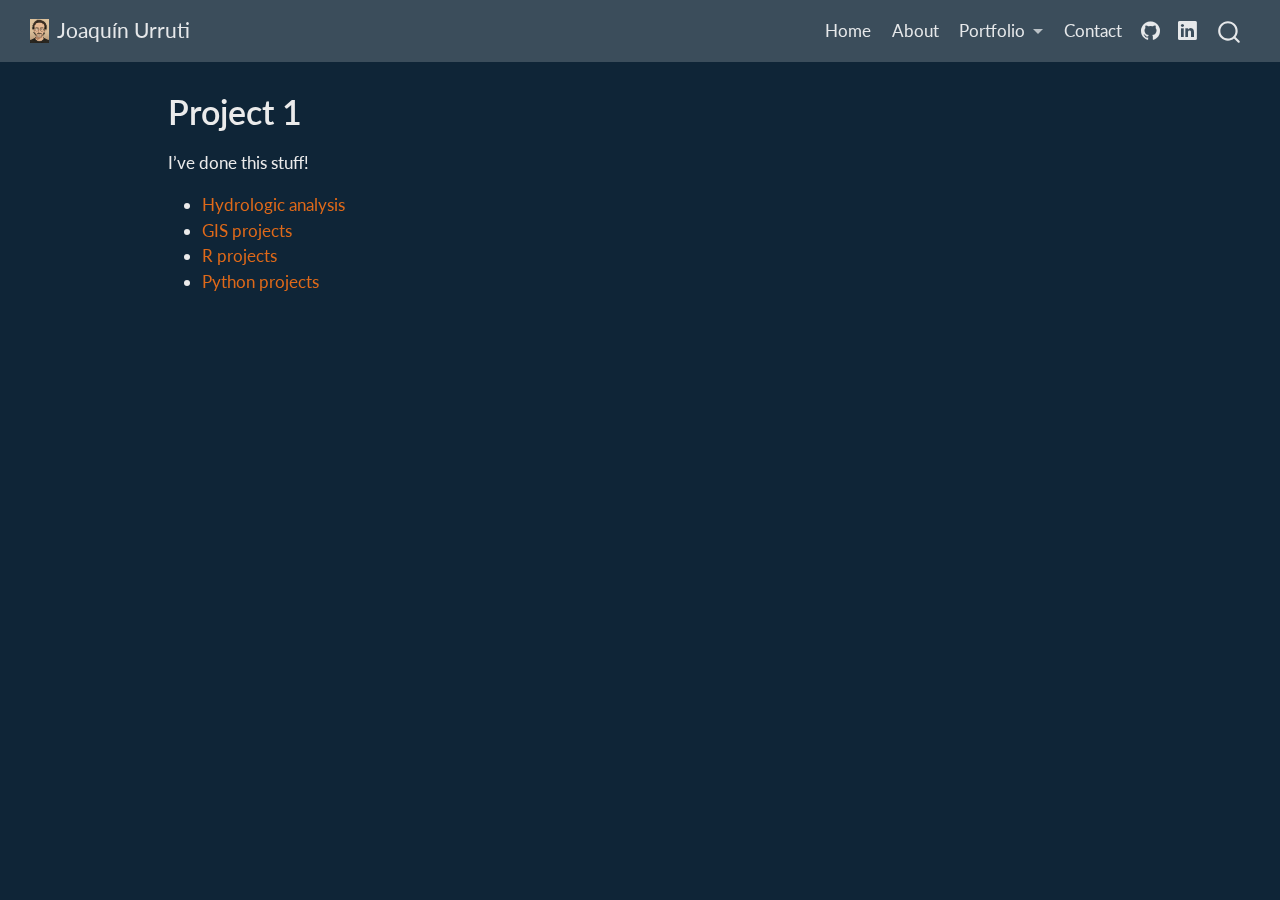
<file: docs/project_1.html>
<!DOCTYPE html>
<html xmlns="http://www.w3.org/1999/xhtml" lang="en" xml:lang="en"><head>

<meta charset="utf-8">
<meta name="generator" content="quarto-1.6.33">

<meta name="viewport" content="width=device-width, initial-scale=1.0, user-scalable=yes">


<title>Project 1 – Joaquín Urruti</title>
<style>
code{white-space: pre-wrap;}
span.smallcaps{font-variant: small-caps;}
div.columns{display: flex; gap: min(4vw, 1.5em);}
div.column{flex: auto; overflow-x: auto;}
div.hanging-indent{margin-left: 1.5em; text-indent: -1.5em;}
ul.task-list{list-style: none;}
ul.task-list li input[type="checkbox"] {
  width: 0.8em;
  margin: 0 0.8em 0.2em -1em; /* quarto-specific, see https://github.com/quarto-dev/quarto-cli/issues/4556 */ 
  vertical-align: middle;
}
</style>


<script src="site_libs/quarto-nav/quarto-nav.js"></script>
<script src="site_libs/quarto-nav/headroom.min.js"></script>
<script src="site_libs/clipboard/clipboard.min.js"></script>
<script src="site_libs/quarto-search/autocomplete.umd.js"></script>
<script src="site_libs/quarto-search/fuse.min.js"></script>
<script src="site_libs/quarto-search/quarto-search.js"></script>
<meta name="quarto:offset" content="./">
<script src="site_libs/quarto-html/quarto.js"></script>
<script src="site_libs/quarto-html/popper.min.js"></script>
<script src="site_libs/quarto-html/tippy.umd.min.js"></script>
<script src="site_libs/quarto-html/anchor.min.js"></script>
<link href="site_libs/quarto-html/tippy.css" rel="stylesheet">
<link href="site_libs/quarto-html/quarto-syntax-highlighting-dark-8b864f0777c60eecff11d75b6b2e1175.css" rel="stylesheet" id="quarto-text-highlighting-styles">
<script src="site_libs/bootstrap/bootstrap.min.js"></script>
<link href="site_libs/bootstrap/bootstrap-icons.css" rel="stylesheet">
<link href="site_libs/bootstrap/bootstrap-a0985e2c6135529c429a47b0e1ec4424.min.css" rel="stylesheet" append-hash="true" id="quarto-bootstrap" data-mode="dark">
<script id="quarto-search-options" type="application/json">{
  "location": "navbar",
  "copy-button": false,
  "collapse-after": 3,
  "panel-placement": "end",
  "type": "overlay",
  "limit": 50,
  "keyboard-shortcut": [
    "f",
    "/",
    "s"
  ],
  "show-item-context": false,
  "language": {
    "search-no-results-text": "No results",
    "search-matching-documents-text": "matching documents",
    "search-copy-link-title": "Copy link to search",
    "search-hide-matches-text": "Hide additional matches",
    "search-more-match-text": "more match in this document",
    "search-more-matches-text": "more matches in this document",
    "search-clear-button-title": "Clear",
    "search-text-placeholder": "",
    "search-detached-cancel-button-title": "Cancel",
    "search-submit-button-title": "Submit",
    "search-label": "Search"
  }
}</script>


<link rel="stylesheet" href="styles.css">
</head>

<body class="nav-fixed">

<div id="quarto-search-results"></div>
  <header id="quarto-header" class="headroom fixed-top">
    <nav class="navbar navbar-expand-lg " data-bs-theme="dark">
      <div class="navbar-container container-fluid">
      <div class="navbar-brand-container mx-auto">
    <a href="./index.html" class="navbar-brand navbar-brand-logo">
    <img src="./images/logo.png" alt="" class="navbar-logo">
    </a>
    <a class="navbar-brand" href="./index.html">
    <span class="navbar-title">Joaquín Urruti</span>
    </a>
  </div>
            <div id="quarto-search" class="" title="Search"></div>
          <button class="navbar-toggler" type="button" data-bs-toggle="collapse" data-bs-target="#navbarCollapse" aria-controls="navbarCollapse" role="menu" aria-expanded="false" aria-label="Toggle navigation" onclick="if (window.quartoToggleHeadroom) { window.quartoToggleHeadroom(); }">
  <span class="navbar-toggler-icon"></span>
</button>
          <div class="collapse navbar-collapse" id="navbarCollapse">
            <ul class="navbar-nav navbar-nav-scroll ms-auto">
  <li class="nav-item">
    <a class="nav-link" href="./index.html"> 
<span class="menu-text">Home</span></a>
  </li>  
  <li class="nav-item">
    <a class="nav-link" href="./about.html"> 
<span class="menu-text">About</span></a>
  </li>  
  <li class="nav-item dropdown ">
    <a class="nav-link dropdown-toggle" href="#" id="nav-menu-portfolio" role="link" data-bs-toggle="dropdown" aria-expanded="false">
 <span class="menu-text">Portfolio</span>
    </a>
    <ul class="dropdown-menu dropdown-menu-end" aria-labelledby="nav-menu-portfolio">    
        <li>
    <a class="dropdown-item" href="./project_1.html">
 <span class="dropdown-text">Project 1</span></a>
  </li>  
        <li>
    <a class="dropdown-item" href="./project_2.html">
 <span class="dropdown-text">Prjoect 2</span></a>
  </li>  
        <li>
    <a class="dropdown-item" href="./project_3.html">
 <span class="dropdown-text">Project 3</span></a>
  </li>  
        <li>
    <a class="dropdown-item" href="./project_4.html">
 <span class="dropdown-text">Project 4</span></a>
  </li>  
    </ul>
  </li>
  <li class="nav-item">
    <a class="nav-link" href="./contact.html"> 
<span class="menu-text">Contact</span></a>
  </li>  
  <li class="nav-item compact">
    <a class="nav-link" href="https://github.com/Joaquin-Urruti" target="_blank"> <i class="bi bi-github" role="img">
</i> 
<span class="menu-text"></span></a>
  </li>  
  <li class="nav-item compact">
    <a class="nav-link" href="https://www.linkedin.com/in/jurruti/" target="_blank"> <i class="bi bi-linkedin" role="img">
</i> 
<span class="menu-text"></span></a>
  </li>  
</ul>
          </div> <!-- /navcollapse -->
            <div class="quarto-navbar-tools">
</div>
      </div> <!-- /container-fluid -->
    </nav>
</header>
<!-- content -->
<div id="quarto-content" class="quarto-container page-columns page-rows-contents page-layout-article page-navbar">
<!-- sidebar -->
<!-- margin-sidebar -->
    <div id="quarto-margin-sidebar" class="sidebar margin-sidebar zindex-bottom">
        
    </div>
<!-- main -->
<main class="content" id="quarto-document-content">

<header id="title-block-header" class="quarto-title-block default">
<div class="quarto-title">
<h1 class="title">Project 1</h1>
</div>



<div class="quarto-title-meta">

    
  
    
  </div>
  


</header>


<p>I’ve done this stuff!</p>
<ul>
<li><a href="./project_1.html">Hydrologic analysis</a></li>
<li><a href="./project_2.html">GIS projects</a></li>
<li><a href="./project_3.html">R projects</a></li>
<li><a href="./project_4.html">Python projects</a></li>
</ul>



</main> <!-- /main -->
<script id="quarto-html-after-body" type="application/javascript">
window.document.addEventListener("DOMContentLoaded", function (event) {
  const toggleBodyColorMode = (bsSheetEl) => {
    const mode = bsSheetEl.getAttribute("data-mode");
    const bodyEl = window.document.querySelector("body");
    if (mode === "dark") {
      bodyEl.classList.add("quarto-dark");
      bodyEl.classList.remove("quarto-light");
    } else {
      bodyEl.classList.add("quarto-light");
      bodyEl.classList.remove("quarto-dark");
    }
  }
  const toggleBodyColorPrimary = () => {
    const bsSheetEl = window.document.querySelector("link#quarto-bootstrap");
    if (bsSheetEl) {
      toggleBodyColorMode(bsSheetEl);
    }
  }
  toggleBodyColorPrimary();  
  const icon = "";
  const anchorJS = new window.AnchorJS();
  anchorJS.options = {
    placement: 'right',
    icon: icon
  };
  anchorJS.add('.anchored');
  const isCodeAnnotation = (el) => {
    for (const clz of el.classList) {
      if (clz.startsWith('code-annotation-')) {                     
        return true;
      }
    }
    return false;
  }
  const onCopySuccess = function(e) {
    // button target
    const button = e.trigger;
    // don't keep focus
    button.blur();
    // flash "checked"
    button.classList.add('code-copy-button-checked');
    var currentTitle = button.getAttribute("title");
    button.setAttribute("title", "Copied!");
    let tooltip;
    if (window.bootstrap) {
      button.setAttribute("data-bs-toggle", "tooltip");
      button.setAttribute("data-bs-placement", "left");
      button.setAttribute("data-bs-title", "Copied!");
      tooltip = new bootstrap.Tooltip(button, 
        { trigger: "manual", 
          customClass: "code-copy-button-tooltip",
          offset: [0, -8]});
      tooltip.show();    
    }
    setTimeout(function() {
      if (tooltip) {
        tooltip.hide();
        button.removeAttribute("data-bs-title");
        button.removeAttribute("data-bs-toggle");
        button.removeAttribute("data-bs-placement");
      }
      button.setAttribute("title", currentTitle);
      button.classList.remove('code-copy-button-checked');
    }, 1000);
    // clear code selection
    e.clearSelection();
  }
  const getTextToCopy = function(trigger) {
      const codeEl = trigger.previousElementSibling.cloneNode(true);
      for (const childEl of codeEl.children) {
        if (isCodeAnnotation(childEl)) {
          childEl.remove();
        }
      }
      return codeEl.innerText;
  }
  const clipboard = new window.ClipboardJS('.code-copy-button:not([data-in-quarto-modal])', {
    text: getTextToCopy
  });
  clipboard.on('success', onCopySuccess);
  if (window.document.getElementById('quarto-embedded-source-code-modal')) {
    // For code content inside modals, clipBoardJS needs to be initialized with a container option
    // TODO: Check when it could be a function (https://github.com/zenorocha/clipboard.js/issues/860)
    const clipboardModal = new window.ClipboardJS('.code-copy-button[data-in-quarto-modal]', {
      text: getTextToCopy,
      container: window.document.getElementById('quarto-embedded-source-code-modal')
    });
    clipboardModal.on('success', onCopySuccess);
  }
    var localhostRegex = new RegExp(/^(?:http|https):\/\/localhost\:?[0-9]*\//);
    var mailtoRegex = new RegExp(/^mailto:/);
      var filterRegex = new RegExp('/' + window.location.host + '/');
    var isInternal = (href) => {
        return filterRegex.test(href) || localhostRegex.test(href) || mailtoRegex.test(href);
    }
    // Inspect non-navigation links and adorn them if external
 	var links = window.document.querySelectorAll('a[href]:not(.nav-link):not(.navbar-brand):not(.toc-action):not(.sidebar-link):not(.sidebar-item-toggle):not(.pagination-link):not(.no-external):not([aria-hidden]):not(.dropdown-item):not(.quarto-navigation-tool):not(.about-link)');
    for (var i=0; i<links.length; i++) {
      const link = links[i];
      if (!isInternal(link.href)) {
        // undo the damage that might have been done by quarto-nav.js in the case of
        // links that we want to consider external
        if (link.dataset.originalHref !== undefined) {
          link.href = link.dataset.originalHref;
        }
      }
    }
  function tippyHover(el, contentFn, onTriggerFn, onUntriggerFn) {
    const config = {
      allowHTML: true,
      maxWidth: 500,
      delay: 100,
      arrow: false,
      appendTo: function(el) {
          return el.parentElement;
      },
      interactive: true,
      interactiveBorder: 10,
      theme: 'quarto',
      placement: 'bottom-start',
    };
    if (contentFn) {
      config.content = contentFn;
    }
    if (onTriggerFn) {
      config.onTrigger = onTriggerFn;
    }
    if (onUntriggerFn) {
      config.onUntrigger = onUntriggerFn;
    }
    window.tippy(el, config); 
  }
  const noterefs = window.document.querySelectorAll('a[role="doc-noteref"]');
  for (var i=0; i<noterefs.length; i++) {
    const ref = noterefs[i];
    tippyHover(ref, function() {
      // use id or data attribute instead here
      let href = ref.getAttribute('data-footnote-href') || ref.getAttribute('href');
      try { href = new URL(href).hash; } catch {}
      const id = href.replace(/^#\/?/, "");
      const note = window.document.getElementById(id);
      if (note) {
        return note.innerHTML;
      } else {
        return "";
      }
    });
  }
  const xrefs = window.document.querySelectorAll('a.quarto-xref');
  const processXRef = (id, note) => {
    // Strip column container classes
    const stripColumnClz = (el) => {
      el.classList.remove("page-full", "page-columns");
      if (el.children) {
        for (const child of el.children) {
          stripColumnClz(child);
        }
      }
    }
    stripColumnClz(note)
    if (id === null || id.startsWith('sec-')) {
      // Special case sections, only their first couple elements
      const container = document.createElement("div");
      if (note.children && note.children.length > 2) {
        container.appendChild(note.children[0].cloneNode(true));
        for (let i = 1; i < note.children.length; i++) {
          const child = note.children[i];
          if (child.tagName === "P" && child.innerText === "") {
            continue;
          } else {
            container.appendChild(child.cloneNode(true));
            break;
          }
        }
        if (window.Quarto?.typesetMath) {
          window.Quarto.typesetMath(container);
        }
        return container.innerHTML
      } else {
        if (window.Quarto?.typesetMath) {
          window.Quarto.typesetMath(note);
        }
        return note.innerHTML;
      }
    } else {
      // Remove any anchor links if they are present
      const anchorLink = note.querySelector('a.anchorjs-link');
      if (anchorLink) {
        anchorLink.remove();
      }
      if (window.Quarto?.typesetMath) {
        window.Quarto.typesetMath(note);
      }
      // TODO in 1.5, we should make sure this works without a callout special case
      if (note.classList.contains("callout")) {
        return note.outerHTML;
      } else {
        return note.innerHTML;
      }
    }
  }
  for (var i=0; i<xrefs.length; i++) {
    const xref = xrefs[i];
    tippyHover(xref, undefined, function(instance) {
      instance.disable();
      let url = xref.getAttribute('href');
      let hash = undefined; 
      if (url.startsWith('#')) {
        hash = url;
      } else {
        try { hash = new URL(url).hash; } catch {}
      }
      if (hash) {
        const id = hash.replace(/^#\/?/, "");
        const note = window.document.getElementById(id);
        if (note !== null) {
          try {
            const html = processXRef(id, note.cloneNode(true));
            instance.setContent(html);
          } finally {
            instance.enable();
            instance.show();
          }
        } else {
          // See if we can fetch this
          fetch(url.split('#')[0])
          .then(res => res.text())
          .then(html => {
            const parser = new DOMParser();
            const htmlDoc = parser.parseFromString(html, "text/html");
            const note = htmlDoc.getElementById(id);
            if (note !== null) {
              const html = processXRef(id, note);
              instance.setContent(html);
            } 
          }).finally(() => {
            instance.enable();
            instance.show();
          });
        }
      } else {
        // See if we can fetch a full url (with no hash to target)
        // This is a special case and we should probably do some content thinning / targeting
        fetch(url)
        .then(res => res.text())
        .then(html => {
          const parser = new DOMParser();
          const htmlDoc = parser.parseFromString(html, "text/html");
          const note = htmlDoc.querySelector('main.content');
          if (note !== null) {
            // This should only happen for chapter cross references
            // (since there is no id in the URL)
            // remove the first header
            if (note.children.length > 0 && note.children[0].tagName === "HEADER") {
              note.children[0].remove();
            }
            const html = processXRef(null, note);
            instance.setContent(html);
          } 
        }).finally(() => {
          instance.enable();
          instance.show();
        });
      }
    }, function(instance) {
    });
  }
      let selectedAnnoteEl;
      const selectorForAnnotation = ( cell, annotation) => {
        let cellAttr = 'data-code-cell="' + cell + '"';
        let lineAttr = 'data-code-annotation="' +  annotation + '"';
        const selector = 'span[' + cellAttr + '][' + lineAttr + ']';
        return selector;
      }
      const selectCodeLines = (annoteEl) => {
        const doc = window.document;
        const targetCell = annoteEl.getAttribute("data-target-cell");
        const targetAnnotation = annoteEl.getAttribute("data-target-annotation");
        const annoteSpan = window.document.querySelector(selectorForAnnotation(targetCell, targetAnnotation));
        const lines = annoteSpan.getAttribute("data-code-lines").split(",");
        const lineIds = lines.map((line) => {
          return targetCell + "-" + line;
        })
        let top = null;
        let height = null;
        let parent = null;
        if (lineIds.length > 0) {
            //compute the position of the single el (top and bottom and make a div)
            const el = window.document.getElementById(lineIds[0]);
            top = el.offsetTop;
            height = el.offsetHeight;
            parent = el.parentElement.parentElement;
          if (lineIds.length > 1) {
            const lastEl = window.document.getElementById(lineIds[lineIds.length - 1]);
            const bottom = lastEl.offsetTop + lastEl.offsetHeight;
            height = bottom - top;
          }
          if (top !== null && height !== null && parent !== null) {
            // cook up a div (if necessary) and position it 
            let div = window.document.getElementById("code-annotation-line-highlight");
            if (div === null) {
              div = window.document.createElement("div");
              div.setAttribute("id", "code-annotation-line-highlight");
              div.style.position = 'absolute';
              parent.appendChild(div);
            }
            div.style.top = top - 2 + "px";
            div.style.height = height + 4 + "px";
            div.style.left = 0;
            let gutterDiv = window.document.getElementById("code-annotation-line-highlight-gutter");
            if (gutterDiv === null) {
              gutterDiv = window.document.createElement("div");
              gutterDiv.setAttribute("id", "code-annotation-line-highlight-gutter");
              gutterDiv.style.position = 'absolute';
              const codeCell = window.document.getElementById(targetCell);
              const gutter = codeCell.querySelector('.code-annotation-gutter');
              gutter.appendChild(gutterDiv);
            }
            gutterDiv.style.top = top - 2 + "px";
            gutterDiv.style.height = height + 4 + "px";
          }
          selectedAnnoteEl = annoteEl;
        }
      };
      const unselectCodeLines = () => {
        const elementsIds = ["code-annotation-line-highlight", "code-annotation-line-highlight-gutter"];
        elementsIds.forEach((elId) => {
          const div = window.document.getElementById(elId);
          if (div) {
            div.remove();
          }
        });
        selectedAnnoteEl = undefined;
      };
        // Handle positioning of the toggle
    window.addEventListener(
      "resize",
      throttle(() => {
        elRect = undefined;
        if (selectedAnnoteEl) {
          selectCodeLines(selectedAnnoteEl);
        }
      }, 10)
    );
    function throttle(fn, ms) {
    let throttle = false;
    let timer;
      return (...args) => {
        if(!throttle) { // first call gets through
            fn.apply(this, args);
            throttle = true;
        } else { // all the others get throttled
            if(timer) clearTimeout(timer); // cancel #2
            timer = setTimeout(() => {
              fn.apply(this, args);
              timer = throttle = false;
            }, ms);
        }
      };
    }
      // Attach click handler to the DT
      const annoteDls = window.document.querySelectorAll('dt[data-target-cell]');
      for (const annoteDlNode of annoteDls) {
        annoteDlNode.addEventListener('click', (event) => {
          const clickedEl = event.target;
          if (clickedEl !== selectedAnnoteEl) {
            unselectCodeLines();
            const activeEl = window.document.querySelector('dt[data-target-cell].code-annotation-active');
            if (activeEl) {
              activeEl.classList.remove('code-annotation-active');
            }
            selectCodeLines(clickedEl);
            clickedEl.classList.add('code-annotation-active');
          } else {
            // Unselect the line
            unselectCodeLines();
            clickedEl.classList.remove('code-annotation-active');
          }
        });
      }
  const findCites = (el) => {
    const parentEl = el.parentElement;
    if (parentEl) {
      const cites = parentEl.dataset.cites;
      if (cites) {
        return {
          el,
          cites: cites.split(' ')
        };
      } else {
        return findCites(el.parentElement)
      }
    } else {
      return undefined;
    }
  };
  var bibliorefs = window.document.querySelectorAll('a[role="doc-biblioref"]');
  for (var i=0; i<bibliorefs.length; i++) {
    const ref = bibliorefs[i];
    const citeInfo = findCites(ref);
    if (citeInfo) {
      tippyHover(citeInfo.el, function() {
        var popup = window.document.createElement('div');
        citeInfo.cites.forEach(function(cite) {
          var citeDiv = window.document.createElement('div');
          citeDiv.classList.add('hanging-indent');
          citeDiv.classList.add('csl-entry');
          var biblioDiv = window.document.getElementById('ref-' + cite);
          if (biblioDiv) {
            citeDiv.innerHTML = biblioDiv.innerHTML;
          }
          popup.appendChild(citeDiv);
        });
        return popup.innerHTML;
      });
    }
  }
});
</script>
</div> <!-- /content -->




</body></html>
</file>
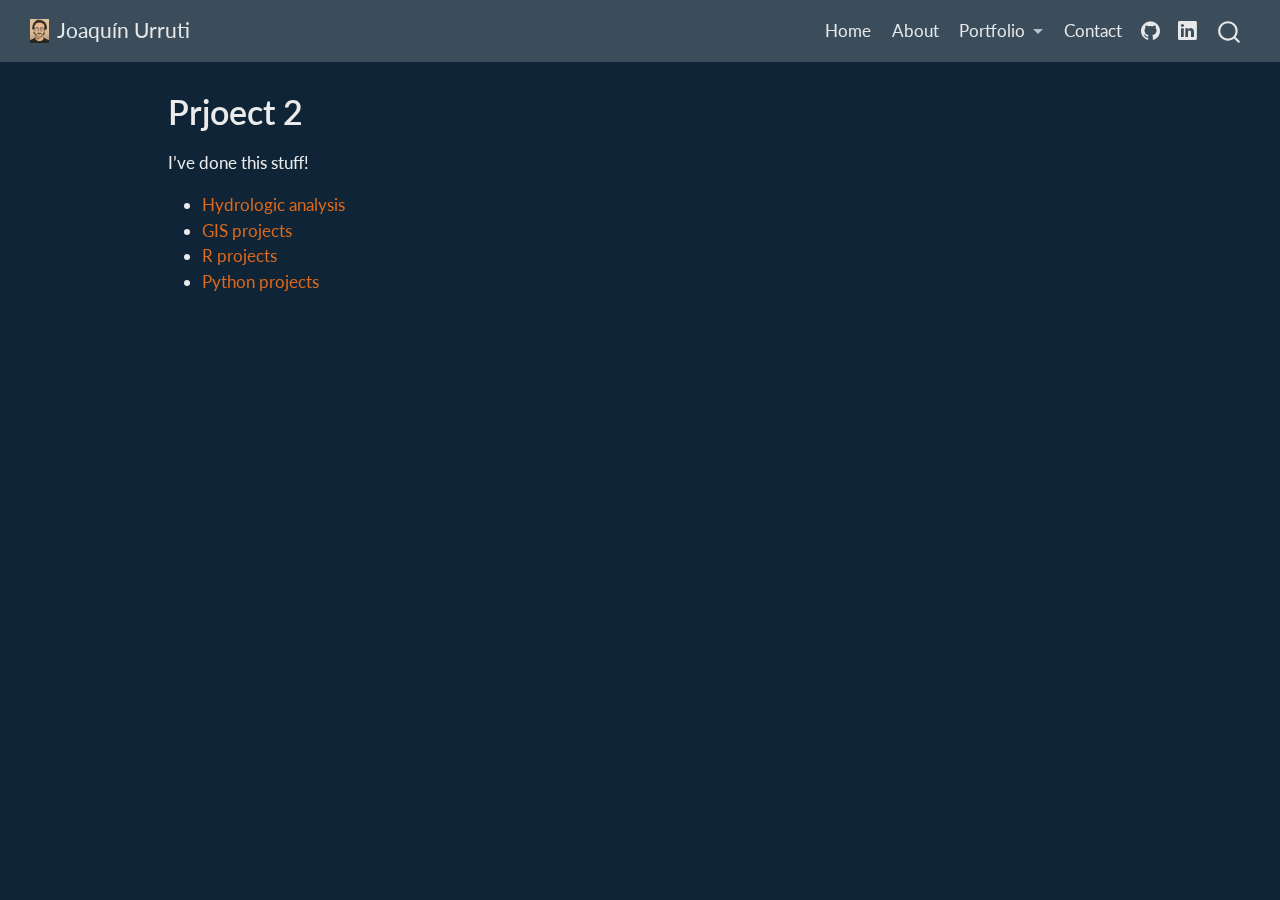
<file: docs/project_2.html>
<!DOCTYPE html>
<html xmlns="http://www.w3.org/1999/xhtml" lang="en" xml:lang="en"><head>

<meta charset="utf-8">
<meta name="generator" content="quarto-1.6.33">

<meta name="viewport" content="width=device-width, initial-scale=1.0, user-scalable=yes">


<title>Prjoect 2 – Joaquín Urruti</title>
<style>
code{white-space: pre-wrap;}
span.smallcaps{font-variant: small-caps;}
div.columns{display: flex; gap: min(4vw, 1.5em);}
div.column{flex: auto; overflow-x: auto;}
div.hanging-indent{margin-left: 1.5em; text-indent: -1.5em;}
ul.task-list{list-style: none;}
ul.task-list li input[type="checkbox"] {
  width: 0.8em;
  margin: 0 0.8em 0.2em -1em; /* quarto-specific, see https://github.com/quarto-dev/quarto-cli/issues/4556 */ 
  vertical-align: middle;
}
</style>


<script src="site_libs/quarto-nav/quarto-nav.js"></script>
<script src="site_libs/quarto-nav/headroom.min.js"></script>
<script src="site_libs/clipboard/clipboard.min.js"></script>
<script src="site_libs/quarto-search/autocomplete.umd.js"></script>
<script src="site_libs/quarto-search/fuse.min.js"></script>
<script src="site_libs/quarto-search/quarto-search.js"></script>
<meta name="quarto:offset" content="./">
<script src="site_libs/quarto-html/quarto.js"></script>
<script src="site_libs/quarto-html/popper.min.js"></script>
<script src="site_libs/quarto-html/tippy.umd.min.js"></script>
<script src="site_libs/quarto-html/anchor.min.js"></script>
<link href="site_libs/quarto-html/tippy.css" rel="stylesheet">
<link href="site_libs/quarto-html/quarto-syntax-highlighting-dark-8b864f0777c60eecff11d75b6b2e1175.css" rel="stylesheet" id="quarto-text-highlighting-styles">
<script src="site_libs/bootstrap/bootstrap.min.js"></script>
<link href="site_libs/bootstrap/bootstrap-icons.css" rel="stylesheet">
<link href="site_libs/bootstrap/bootstrap-a0985e2c6135529c429a47b0e1ec4424.min.css" rel="stylesheet" append-hash="true" id="quarto-bootstrap" data-mode="dark">
<script id="quarto-search-options" type="application/json">{
  "location": "navbar",
  "copy-button": false,
  "collapse-after": 3,
  "panel-placement": "end",
  "type": "overlay",
  "limit": 50,
  "keyboard-shortcut": [
    "f",
    "/",
    "s"
  ],
  "show-item-context": false,
  "language": {
    "search-no-results-text": "No results",
    "search-matching-documents-text": "matching documents",
    "search-copy-link-title": "Copy link to search",
    "search-hide-matches-text": "Hide additional matches",
    "search-more-match-text": "more match in this document",
    "search-more-matches-text": "more matches in this document",
    "search-clear-button-title": "Clear",
    "search-text-placeholder": "",
    "search-detached-cancel-button-title": "Cancel",
    "search-submit-button-title": "Submit",
    "search-label": "Search"
  }
}</script>


<link rel="stylesheet" href="styles.css">
</head>

<body class="nav-fixed">

<div id="quarto-search-results"></div>
  <header id="quarto-header" class="headroom fixed-top">
    <nav class="navbar navbar-expand-lg " data-bs-theme="dark">
      <div class="navbar-container container-fluid">
      <div class="navbar-brand-container mx-auto">
    <a href="./index.html" class="navbar-brand navbar-brand-logo">
    <img src="./images/logo.png" alt="" class="navbar-logo">
    </a>
    <a class="navbar-brand" href="./index.html">
    <span class="navbar-title">Joaquín Urruti</span>
    </a>
  </div>
            <div id="quarto-search" class="" title="Search"></div>
          <button class="navbar-toggler" type="button" data-bs-toggle="collapse" data-bs-target="#navbarCollapse" aria-controls="navbarCollapse" role="menu" aria-expanded="false" aria-label="Toggle navigation" onclick="if (window.quartoToggleHeadroom) { window.quartoToggleHeadroom(); }">
  <span class="navbar-toggler-icon"></span>
</button>
          <div class="collapse navbar-collapse" id="navbarCollapse">
            <ul class="navbar-nav navbar-nav-scroll ms-auto">
  <li class="nav-item">
    <a class="nav-link" href="./index.html"> 
<span class="menu-text">Home</span></a>
  </li>  
  <li class="nav-item">
    <a class="nav-link" href="./about.html"> 
<span class="menu-text">About</span></a>
  </li>  
  <li class="nav-item dropdown ">
    <a class="nav-link dropdown-toggle" href="#" id="nav-menu-portfolio" role="link" data-bs-toggle="dropdown" aria-expanded="false">
 <span class="menu-text">Portfolio</span>
    </a>
    <ul class="dropdown-menu dropdown-menu-end" aria-labelledby="nav-menu-portfolio">    
        <li>
    <a class="dropdown-item" href="./project_1.html">
 <span class="dropdown-text">Project 1</span></a>
  </li>  
        <li>
    <a class="dropdown-item" href="./project_2.html">
 <span class="dropdown-text">Prjoect 2</span></a>
  </li>  
        <li>
    <a class="dropdown-item" href="./project_3.html">
 <span class="dropdown-text">Project 3</span></a>
  </li>  
    </ul>
  </li>
  <li class="nav-item">
    <a class="nav-link" href="./contact.html"> 
<span class="menu-text">Contact</span></a>
  </li>  
  <li class="nav-item compact">
    <a class="nav-link" href="https://github.com/Joaquin-Urruti" target="_blank"> <i class="bi bi-github" role="img">
</i> 
<span class="menu-text"></span></a>
  </li>  
  <li class="nav-item compact">
    <a class="nav-link" href="https://www.linkedin.com/in/jurruti/" target="_blank"> <i class="bi bi-linkedin" role="img">
</i> 
<span class="menu-text"></span></a>
  </li>  
</ul>
          </div> <!-- /navcollapse -->
            <div class="quarto-navbar-tools">
</div>
      </div> <!-- /container-fluid -->
    </nav>
</header>
<!-- content -->
<div id="quarto-content" class="quarto-container page-columns page-rows-contents page-layout-article page-navbar">
<!-- sidebar -->
<!-- margin-sidebar -->
    <div id="quarto-margin-sidebar" class="sidebar margin-sidebar zindex-bottom">
        
    </div>
<!-- main -->
<main class="content" id="quarto-document-content">

<header id="title-block-header" class="quarto-title-block default">
<div class="quarto-title">
<h1 class="title">Prjoect 2</h1>
</div>



<div class="quarto-title-meta">

    
  
    
  </div>
  


</header>


<p>I’ve done this stuff!</p>
<ul>
<li><a href="./project_1.html">Hydrologic analysis</a></li>
<li><a href="./project_2.html">GIS projects</a></li>
<li><a href="./project_3.html">R projects</a></li>
<li><a href="./project_4.html">Python projects</a></li>
</ul>



</main> <!-- /main -->
<script id="quarto-html-after-body" type="application/javascript">
window.document.addEventListener("DOMContentLoaded", function (event) {
  const toggleBodyColorMode = (bsSheetEl) => {
    const mode = bsSheetEl.getAttribute("data-mode");
    const bodyEl = window.document.querySelector("body");
    if (mode === "dark") {
      bodyEl.classList.add("quarto-dark");
      bodyEl.classList.remove("quarto-light");
    } else {
      bodyEl.classList.add("quarto-light");
      bodyEl.classList.remove("quarto-dark");
    }
  }
  const toggleBodyColorPrimary = () => {
    const bsSheetEl = window.document.querySelector("link#quarto-bootstrap");
    if (bsSheetEl) {
      toggleBodyColorMode(bsSheetEl);
    }
  }
  toggleBodyColorPrimary();  
  const icon = "";
  const anchorJS = new window.AnchorJS();
  anchorJS.options = {
    placement: 'right',
    icon: icon
  };
  anchorJS.add('.anchored');
  const isCodeAnnotation = (el) => {
    for (const clz of el.classList) {
      if (clz.startsWith('code-annotation-')) {                     
        return true;
      }
    }
    return false;
  }
  const onCopySuccess = function(e) {
    // button target
    const button = e.trigger;
    // don't keep focus
    button.blur();
    // flash "checked"
    button.classList.add('code-copy-button-checked');
    var currentTitle = button.getAttribute("title");
    button.setAttribute("title", "Copied!");
    let tooltip;
    if (window.bootstrap) {
      button.setAttribute("data-bs-toggle", "tooltip");
      button.setAttribute("data-bs-placement", "left");
      button.setAttribute("data-bs-title", "Copied!");
      tooltip = new bootstrap.Tooltip(button, 
        { trigger: "manual", 
          customClass: "code-copy-button-tooltip",
          offset: [0, -8]});
      tooltip.show();    
    }
    setTimeout(function() {
      if (tooltip) {
        tooltip.hide();
        button.removeAttribute("data-bs-title");
        button.removeAttribute("data-bs-toggle");
        button.removeAttribute("data-bs-placement");
      }
      button.setAttribute("title", currentTitle);
      button.classList.remove('code-copy-button-checked');
    }, 1000);
    // clear code selection
    e.clearSelection();
  }
  const getTextToCopy = function(trigger) {
      const codeEl = trigger.previousElementSibling.cloneNode(true);
      for (const childEl of codeEl.children) {
        if (isCodeAnnotation(childEl)) {
          childEl.remove();
        }
      }
      return codeEl.innerText;
  }
  const clipboard = new window.ClipboardJS('.code-copy-button:not([data-in-quarto-modal])', {
    text: getTextToCopy
  });
  clipboard.on('success', onCopySuccess);
  if (window.document.getElementById('quarto-embedded-source-code-modal')) {
    // For code content inside modals, clipBoardJS needs to be initialized with a container option
    // TODO: Check when it could be a function (https://github.com/zenorocha/clipboard.js/issues/860)
    const clipboardModal = new window.ClipboardJS('.code-copy-button[data-in-quarto-modal]', {
      text: getTextToCopy,
      container: window.document.getElementById('quarto-embedded-source-code-modal')
    });
    clipboardModal.on('success', onCopySuccess);
  }
    var localhostRegex = new RegExp(/^(?:http|https):\/\/localhost\:?[0-9]*\//);
    var mailtoRegex = new RegExp(/^mailto:/);
      var filterRegex = new RegExp('/' + window.location.host + '/');
    var isInternal = (href) => {
        return filterRegex.test(href) || localhostRegex.test(href) || mailtoRegex.test(href);
    }
    // Inspect non-navigation links and adorn them if external
 	var links = window.document.querySelectorAll('a[href]:not(.nav-link):not(.navbar-brand):not(.toc-action):not(.sidebar-link):not(.sidebar-item-toggle):not(.pagination-link):not(.no-external):not([aria-hidden]):not(.dropdown-item):not(.quarto-navigation-tool):not(.about-link)');
    for (var i=0; i<links.length; i++) {
      const link = links[i];
      if (!isInternal(link.href)) {
        // undo the damage that might have been done by quarto-nav.js in the case of
        // links that we want to consider external
        if (link.dataset.originalHref !== undefined) {
          link.href = link.dataset.originalHref;
        }
      }
    }
  function tippyHover(el, contentFn, onTriggerFn, onUntriggerFn) {
    const config = {
      allowHTML: true,
      maxWidth: 500,
      delay: 100,
      arrow: false,
      appendTo: function(el) {
          return el.parentElement;
      },
      interactive: true,
      interactiveBorder: 10,
      theme: 'quarto',
      placement: 'bottom-start',
    };
    if (contentFn) {
      config.content = contentFn;
    }
    if (onTriggerFn) {
      config.onTrigger = onTriggerFn;
    }
    if (onUntriggerFn) {
      config.onUntrigger = onUntriggerFn;
    }
    window.tippy(el, config); 
  }
  const noterefs = window.document.querySelectorAll('a[role="doc-noteref"]');
  for (var i=0; i<noterefs.length; i++) {
    const ref = noterefs[i];
    tippyHover(ref, function() {
      // use id or data attribute instead here
      let href = ref.getAttribute('data-footnote-href') || ref.getAttribute('href');
      try { href = new URL(href).hash; } catch {}
      const id = href.replace(/^#\/?/, "");
      const note = window.document.getElementById(id);
      if (note) {
        return note.innerHTML;
      } else {
        return "";
      }
    });
  }
  const xrefs = window.document.querySelectorAll('a.quarto-xref');
  const processXRef = (id, note) => {
    // Strip column container classes
    const stripColumnClz = (el) => {
      el.classList.remove("page-full", "page-columns");
      if (el.children) {
        for (const child of el.children) {
          stripColumnClz(child);
        }
      }
    }
    stripColumnClz(note)
    if (id === null || id.startsWith('sec-')) {
      // Special case sections, only their first couple elements
      const container = document.createElement("div");
      if (note.children && note.children.length > 2) {
        container.appendChild(note.children[0].cloneNode(true));
        for (let i = 1; i < note.children.length; i++) {
          const child = note.children[i];
          if (child.tagName === "P" && child.innerText === "") {
            continue;
          } else {
            container.appendChild(child.cloneNode(true));
            break;
          }
        }
        if (window.Quarto?.typesetMath) {
          window.Quarto.typesetMath(container);
        }
        return container.innerHTML
      } else {
        if (window.Quarto?.typesetMath) {
          window.Quarto.typesetMath(note);
        }
        return note.innerHTML;
      }
    } else {
      // Remove any anchor links if they are present
      const anchorLink = note.querySelector('a.anchorjs-link');
      if (anchorLink) {
        anchorLink.remove();
      }
      if (window.Quarto?.typesetMath) {
        window.Quarto.typesetMath(note);
      }
      // TODO in 1.5, we should make sure this works without a callout special case
      if (note.classList.contains("callout")) {
        return note.outerHTML;
      } else {
        return note.innerHTML;
      }
    }
  }
  for (var i=0; i<xrefs.length; i++) {
    const xref = xrefs[i];
    tippyHover(xref, undefined, function(instance) {
      instance.disable();
      let url = xref.getAttribute('href');
      let hash = undefined; 
      if (url.startsWith('#')) {
        hash = url;
      } else {
        try { hash = new URL(url).hash; } catch {}
      }
      if (hash) {
        const id = hash.replace(/^#\/?/, "");
        const note = window.document.getElementById(id);
        if (note !== null) {
          try {
            const html = processXRef(id, note.cloneNode(true));
            instance.setContent(html);
          } finally {
            instance.enable();
            instance.show();
          }
        } else {
          // See if we can fetch this
          fetch(url.split('#')[0])
          .then(res => res.text())
          .then(html => {
            const parser = new DOMParser();
            const htmlDoc = parser.parseFromString(html, "text/html");
            const note = htmlDoc.getElementById(id);
            if (note !== null) {
              const html = processXRef(id, note);
              instance.setContent(html);
            } 
          }).finally(() => {
            instance.enable();
            instance.show();
          });
        }
      } else {
        // See if we can fetch a full url (with no hash to target)
        // This is a special case and we should probably do some content thinning / targeting
        fetch(url)
        .then(res => res.text())
        .then(html => {
          const parser = new DOMParser();
          const htmlDoc = parser.parseFromString(html, "text/html");
          const note = htmlDoc.querySelector('main.content');
          if (note !== null) {
            // This should only happen for chapter cross references
            // (since there is no id in the URL)
            // remove the first header
            if (note.children.length > 0 && note.children[0].tagName === "HEADER") {
              note.children[0].remove();
            }
            const html = processXRef(null, note);
            instance.setContent(html);
          } 
        }).finally(() => {
          instance.enable();
          instance.show();
        });
      }
    }, function(instance) {
    });
  }
      let selectedAnnoteEl;
      const selectorForAnnotation = ( cell, annotation) => {
        let cellAttr = 'data-code-cell="' + cell + '"';
        let lineAttr = 'data-code-annotation="' +  annotation + '"';
        const selector = 'span[' + cellAttr + '][' + lineAttr + ']';
        return selector;
      }
      const selectCodeLines = (annoteEl) => {
        const doc = window.document;
        const targetCell = annoteEl.getAttribute("data-target-cell");
        const targetAnnotation = annoteEl.getAttribute("data-target-annotation");
        const annoteSpan = window.document.querySelector(selectorForAnnotation(targetCell, targetAnnotation));
        const lines = annoteSpan.getAttribute("data-code-lines").split(",");
        const lineIds = lines.map((line) => {
          return targetCell + "-" + line;
        })
        let top = null;
        let height = null;
        let parent = null;
        if (lineIds.length > 0) {
            //compute the position of the single el (top and bottom and make a div)
            const el = window.document.getElementById(lineIds[0]);
            top = el.offsetTop;
            height = el.offsetHeight;
            parent = el.parentElement.parentElement;
          if (lineIds.length > 1) {
            const lastEl = window.document.getElementById(lineIds[lineIds.length - 1]);
            const bottom = lastEl.offsetTop + lastEl.offsetHeight;
            height = bottom - top;
          }
          if (top !== null && height !== null && parent !== null) {
            // cook up a div (if necessary) and position it 
            let div = window.document.getElementById("code-annotation-line-highlight");
            if (div === null) {
              div = window.document.createElement("div");
              div.setAttribute("id", "code-annotation-line-highlight");
              div.style.position = 'absolute';
              parent.appendChild(div);
            }
            div.style.top = top - 2 + "px";
            div.style.height = height + 4 + "px";
            div.style.left = 0;
            let gutterDiv = window.document.getElementById("code-annotation-line-highlight-gutter");
            if (gutterDiv === null) {
              gutterDiv = window.document.createElement("div");
              gutterDiv.setAttribute("id", "code-annotation-line-highlight-gutter");
              gutterDiv.style.position = 'absolute';
              const codeCell = window.document.getElementById(targetCell);
              const gutter = codeCell.querySelector('.code-annotation-gutter');
              gutter.appendChild(gutterDiv);
            }
            gutterDiv.style.top = top - 2 + "px";
            gutterDiv.style.height = height + 4 + "px";
          }
          selectedAnnoteEl = annoteEl;
        }
      };
      const unselectCodeLines = () => {
        const elementsIds = ["code-annotation-line-highlight", "code-annotation-line-highlight-gutter"];
        elementsIds.forEach((elId) => {
          const div = window.document.getElementById(elId);
          if (div) {
            div.remove();
          }
        });
        selectedAnnoteEl = undefined;
      };
        // Handle positioning of the toggle
    window.addEventListener(
      "resize",
      throttle(() => {
        elRect = undefined;
        if (selectedAnnoteEl) {
          selectCodeLines(selectedAnnoteEl);
        }
      }, 10)
    );
    function throttle(fn, ms) {
    let throttle = false;
    let timer;
      return (...args) => {
        if(!throttle) { // first call gets through
            fn.apply(this, args);
            throttle = true;
        } else { // all the others get throttled
            if(timer) clearTimeout(timer); // cancel #2
            timer = setTimeout(() => {
              fn.apply(this, args);
              timer = throttle = false;
            }, ms);
        }
      };
    }
      // Attach click handler to the DT
      const annoteDls = window.document.querySelectorAll('dt[data-target-cell]');
      for (const annoteDlNode of annoteDls) {
        annoteDlNode.addEventListener('click', (event) => {
          const clickedEl = event.target;
          if (clickedEl !== selectedAnnoteEl) {
            unselectCodeLines();
            const activeEl = window.document.querySelector('dt[data-target-cell].code-annotation-active');
            if (activeEl) {
              activeEl.classList.remove('code-annotation-active');
            }
            selectCodeLines(clickedEl);
            clickedEl.classList.add('code-annotation-active');
          } else {
            // Unselect the line
            unselectCodeLines();
            clickedEl.classList.remove('code-annotation-active');
          }
        });
      }
  const findCites = (el) => {
    const parentEl = el.parentElement;
    if (parentEl) {
      const cites = parentEl.dataset.cites;
      if (cites) {
        return {
          el,
          cites: cites.split(' ')
        };
      } else {
        return findCites(el.parentElement)
      }
    } else {
      return undefined;
    }
  };
  var bibliorefs = window.document.querySelectorAll('a[role="doc-biblioref"]');
  for (var i=0; i<bibliorefs.length; i++) {
    const ref = bibliorefs[i];
    const citeInfo = findCites(ref);
    if (citeInfo) {
      tippyHover(citeInfo.el, function() {
        var popup = window.document.createElement('div');
        citeInfo.cites.forEach(function(cite) {
          var citeDiv = window.document.createElement('div');
          citeDiv.classList.add('hanging-indent');
          citeDiv.classList.add('csl-entry');
          var biblioDiv = window.document.getElementById('ref-' + cite);
          if (biblioDiv) {
            citeDiv.innerHTML = biblioDiv.innerHTML;
          }
          popup.appendChild(citeDiv);
        });
        return popup.innerHTML;
      });
    }
  }
});
</script>
</div> <!-- /content -->




</body></html>
</file>
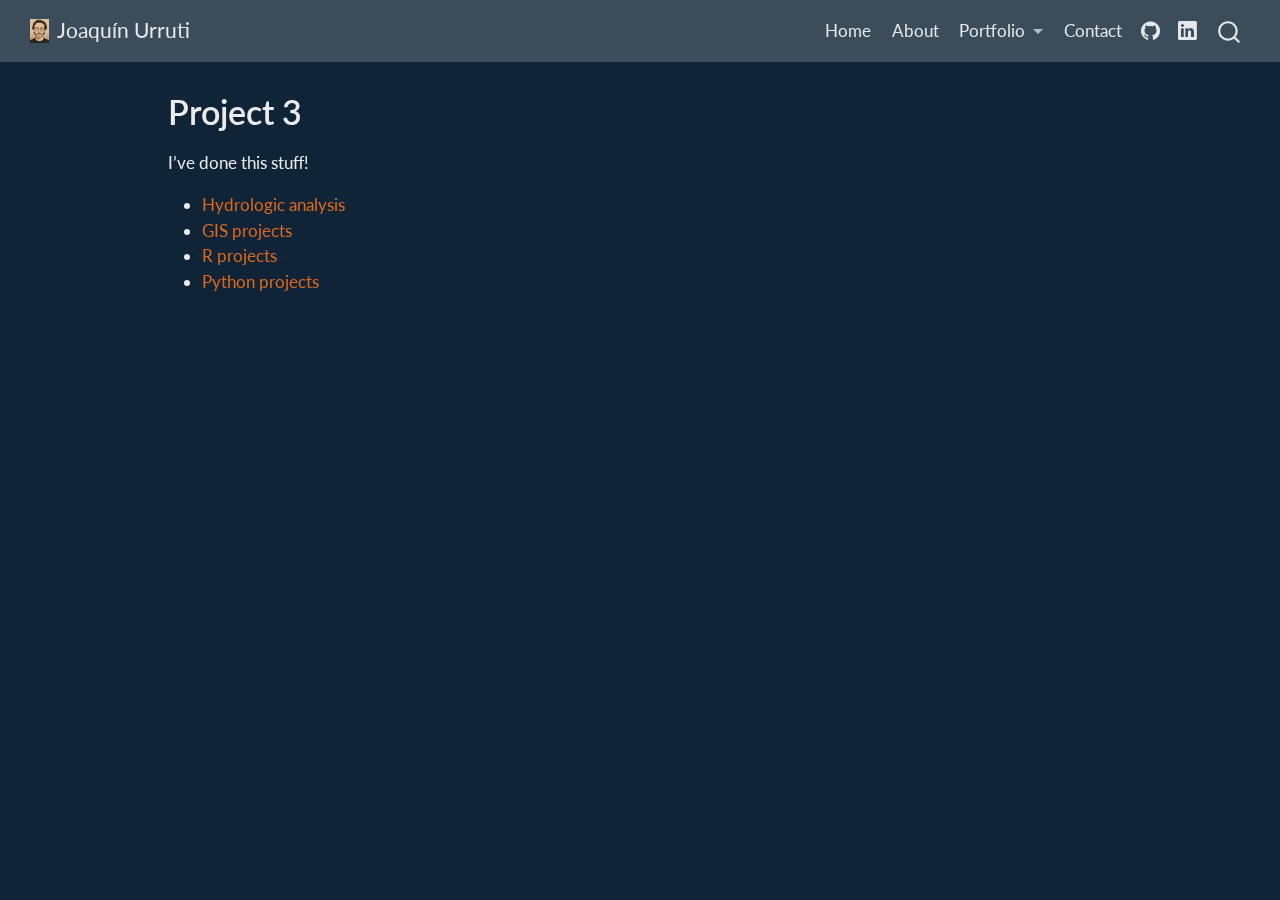
<file: docs/project_3.html>
<!DOCTYPE html>
<html xmlns="http://www.w3.org/1999/xhtml" lang="en" xml:lang="en"><head>

<meta charset="utf-8">
<meta name="generator" content="quarto-1.6.33">

<meta name="viewport" content="width=device-width, initial-scale=1.0, user-scalable=yes">


<title>Project 3 – Joaquín Urruti</title>
<style>
code{white-space: pre-wrap;}
span.smallcaps{font-variant: small-caps;}
div.columns{display: flex; gap: min(4vw, 1.5em);}
div.column{flex: auto; overflow-x: auto;}
div.hanging-indent{margin-left: 1.5em; text-indent: -1.5em;}
ul.task-list{list-style: none;}
ul.task-list li input[type="checkbox"] {
  width: 0.8em;
  margin: 0 0.8em 0.2em -1em; /* quarto-specific, see https://github.com/quarto-dev/quarto-cli/issues/4556 */ 
  vertical-align: middle;
}
</style>


<script src="site_libs/quarto-nav/quarto-nav.js"></script>
<script src="site_libs/quarto-nav/headroom.min.js"></script>
<script src="site_libs/clipboard/clipboard.min.js"></script>
<script src="site_libs/quarto-search/autocomplete.umd.js"></script>
<script src="site_libs/quarto-search/fuse.min.js"></script>
<script src="site_libs/quarto-search/quarto-search.js"></script>
<meta name="quarto:offset" content="./">
<script src="site_libs/quarto-html/quarto.js"></script>
<script src="site_libs/quarto-html/popper.min.js"></script>
<script src="site_libs/quarto-html/tippy.umd.min.js"></script>
<script src="site_libs/quarto-html/anchor.min.js"></script>
<link href="site_libs/quarto-html/tippy.css" rel="stylesheet">
<link href="site_libs/quarto-html/quarto-syntax-highlighting-dark-8b864f0777c60eecff11d75b6b2e1175.css" rel="stylesheet" id="quarto-text-highlighting-styles">
<script src="site_libs/bootstrap/bootstrap.min.js"></script>
<link href="site_libs/bootstrap/bootstrap-icons.css" rel="stylesheet">
<link href="site_libs/bootstrap/bootstrap-a0985e2c6135529c429a47b0e1ec4424.min.css" rel="stylesheet" append-hash="true" id="quarto-bootstrap" data-mode="dark">
<script id="quarto-search-options" type="application/json">{
  "location": "navbar",
  "copy-button": false,
  "collapse-after": 3,
  "panel-placement": "end",
  "type": "overlay",
  "limit": 50,
  "keyboard-shortcut": [
    "f",
    "/",
    "s"
  ],
  "show-item-context": false,
  "language": {
    "search-no-results-text": "No results",
    "search-matching-documents-text": "matching documents",
    "search-copy-link-title": "Copy link to search",
    "search-hide-matches-text": "Hide additional matches",
    "search-more-match-text": "more match in this document",
    "search-more-matches-text": "more matches in this document",
    "search-clear-button-title": "Clear",
    "search-text-placeholder": "",
    "search-detached-cancel-button-title": "Cancel",
    "search-submit-button-title": "Submit",
    "search-label": "Search"
  }
}</script>


<link rel="stylesheet" href="styles.css">
</head>

<body class="nav-fixed">

<div id="quarto-search-results"></div>
  <header id="quarto-header" class="headroom fixed-top">
    <nav class="navbar navbar-expand-lg " data-bs-theme="dark">
      <div class="navbar-container container-fluid">
      <div class="navbar-brand-container mx-auto">
    <a href="./index.html" class="navbar-brand navbar-brand-logo">
    <img src="./images/logo.png" alt="" class="navbar-logo">
    </a>
    <a class="navbar-brand" href="./index.html">
    <span class="navbar-title">Joaquín Urruti</span>
    </a>
  </div>
            <div id="quarto-search" class="" title="Search"></div>
          <button class="navbar-toggler" type="button" data-bs-toggle="collapse" data-bs-target="#navbarCollapse" aria-controls="navbarCollapse" role="menu" aria-expanded="false" aria-label="Toggle navigation" onclick="if (window.quartoToggleHeadroom) { window.quartoToggleHeadroom(); }">
  <span class="navbar-toggler-icon"></span>
</button>
          <div class="collapse navbar-collapse" id="navbarCollapse">
            <ul class="navbar-nav navbar-nav-scroll ms-auto">
  <li class="nav-item">
    <a class="nav-link" href="./index.html"> 
<span class="menu-text">Home</span></a>
  </li>  
  <li class="nav-item">
    <a class="nav-link" href="./about.html"> 
<span class="menu-text">About</span></a>
  </li>  
  <li class="nav-item dropdown ">
    <a class="nav-link dropdown-toggle" href="#" id="nav-menu-portfolio" role="link" data-bs-toggle="dropdown" aria-expanded="false">
 <span class="menu-text">Portfolio</span>
    </a>
    <ul class="dropdown-menu dropdown-menu-end" aria-labelledby="nav-menu-portfolio">    
        <li>
    <a class="dropdown-item" href="./project_1.html">
 <span class="dropdown-text">Project 1</span></a>
  </li>  
        <li>
    <a class="dropdown-item" href="./project_2.html">
 <span class="dropdown-text">Prjoect 2</span></a>
  </li>  
        <li>
    <a class="dropdown-item" href="./project_3.html">
 <span class="dropdown-text">Project 3</span></a>
  </li>  
        <li>
    <a class="dropdown-item" href="./project_4.html">
 <span class="dropdown-text">Project 4</span></a>
  </li>  
    </ul>
  </li>
  <li class="nav-item">
    <a class="nav-link" href="./contact.html"> 
<span class="menu-text">Contact</span></a>
  </li>  
  <li class="nav-item compact">
    <a class="nav-link" href="https://github.com/Joaquin-Urruti" target="_blank"> <i class="bi bi-github" role="img">
</i> 
<span class="menu-text"></span></a>
  </li>  
  <li class="nav-item compact">
    <a class="nav-link" href="https://www.linkedin.com/in/jurruti/" target="_blank"> <i class="bi bi-linkedin" role="img">
</i> 
<span class="menu-text"></span></a>
  </li>  
</ul>
          </div> <!-- /navcollapse -->
            <div class="quarto-navbar-tools">
</div>
      </div> <!-- /container-fluid -->
    </nav>
</header>
<!-- content -->
<div id="quarto-content" class="quarto-container page-columns page-rows-contents page-layout-article page-navbar">
<!-- sidebar -->
<!-- margin-sidebar -->
    <div id="quarto-margin-sidebar" class="sidebar margin-sidebar zindex-bottom">
        
    </div>
<!-- main -->
<main class="content" id="quarto-document-content">

<header id="title-block-header" class="quarto-title-block default">
<div class="quarto-title">
<h1 class="title">Project 3</h1>
</div>



<div class="quarto-title-meta">

    
  
    
  </div>
  


</header>


<p>I’ve done this stuff!</p>
<ul>
<li><a href="./project_1.html">Hydrologic analysis</a></li>
<li><a href="./project_2.html">GIS projects</a></li>
<li><a href="./project_3.html">R projects</a></li>
<li><a href="./project_4.html">Python projects</a></li>
</ul>



</main> <!-- /main -->
<script id="quarto-html-after-body" type="application/javascript">
window.document.addEventListener("DOMContentLoaded", function (event) {
  const toggleBodyColorMode = (bsSheetEl) => {
    const mode = bsSheetEl.getAttribute("data-mode");
    const bodyEl = window.document.querySelector("body");
    if (mode === "dark") {
      bodyEl.classList.add("quarto-dark");
      bodyEl.classList.remove("quarto-light");
    } else {
      bodyEl.classList.add("quarto-light");
      bodyEl.classList.remove("quarto-dark");
    }
  }
  const toggleBodyColorPrimary = () => {
    const bsSheetEl = window.document.querySelector("link#quarto-bootstrap");
    if (bsSheetEl) {
      toggleBodyColorMode(bsSheetEl);
    }
  }
  toggleBodyColorPrimary();  
  const icon = "";
  const anchorJS = new window.AnchorJS();
  anchorJS.options = {
    placement: 'right',
    icon: icon
  };
  anchorJS.add('.anchored');
  const isCodeAnnotation = (el) => {
    for (const clz of el.classList) {
      if (clz.startsWith('code-annotation-')) {                     
        return true;
      }
    }
    return false;
  }
  const onCopySuccess = function(e) {
    // button target
    const button = e.trigger;
    // don't keep focus
    button.blur();
    // flash "checked"
    button.classList.add('code-copy-button-checked');
    var currentTitle = button.getAttribute("title");
    button.setAttribute("title", "Copied!");
    let tooltip;
    if (window.bootstrap) {
      button.setAttribute("data-bs-toggle", "tooltip");
      button.setAttribute("data-bs-placement", "left");
      button.setAttribute("data-bs-title", "Copied!");
      tooltip = new bootstrap.Tooltip(button, 
        { trigger: "manual", 
          customClass: "code-copy-button-tooltip",
          offset: [0, -8]});
      tooltip.show();    
    }
    setTimeout(function() {
      if (tooltip) {
        tooltip.hide();
        button.removeAttribute("data-bs-title");
        button.removeAttribute("data-bs-toggle");
        button.removeAttribute("data-bs-placement");
      }
      button.setAttribute("title", currentTitle);
      button.classList.remove('code-copy-button-checked');
    }, 1000);
    // clear code selection
    e.clearSelection();
  }
  const getTextToCopy = function(trigger) {
      const codeEl = trigger.previousElementSibling.cloneNode(true);
      for (const childEl of codeEl.children) {
        if (isCodeAnnotation(childEl)) {
          childEl.remove();
        }
      }
      return codeEl.innerText;
  }
  const clipboard = new window.ClipboardJS('.code-copy-button:not([data-in-quarto-modal])', {
    text: getTextToCopy
  });
  clipboard.on('success', onCopySuccess);
  if (window.document.getElementById('quarto-embedded-source-code-modal')) {
    // For code content inside modals, clipBoardJS needs to be initialized with a container option
    // TODO: Check when it could be a function (https://github.com/zenorocha/clipboard.js/issues/860)
    const clipboardModal = new window.ClipboardJS('.code-copy-button[data-in-quarto-modal]', {
      text: getTextToCopy,
      container: window.document.getElementById('quarto-embedded-source-code-modal')
    });
    clipboardModal.on('success', onCopySuccess);
  }
    var localhostRegex = new RegExp(/^(?:http|https):\/\/localhost\:?[0-9]*\//);
    var mailtoRegex = new RegExp(/^mailto:/);
      var filterRegex = new RegExp('/' + window.location.host + '/');
    var isInternal = (href) => {
        return filterRegex.test(href) || localhostRegex.test(href) || mailtoRegex.test(href);
    }
    // Inspect non-navigation links and adorn them if external
 	var links = window.document.querySelectorAll('a[href]:not(.nav-link):not(.navbar-brand):not(.toc-action):not(.sidebar-link):not(.sidebar-item-toggle):not(.pagination-link):not(.no-external):not([aria-hidden]):not(.dropdown-item):not(.quarto-navigation-tool):not(.about-link)');
    for (var i=0; i<links.length; i++) {
      const link = links[i];
      if (!isInternal(link.href)) {
        // undo the damage that might have been done by quarto-nav.js in the case of
        // links that we want to consider external
        if (link.dataset.originalHref !== undefined) {
          link.href = link.dataset.originalHref;
        }
      }
    }
  function tippyHover(el, contentFn, onTriggerFn, onUntriggerFn) {
    const config = {
      allowHTML: true,
      maxWidth: 500,
      delay: 100,
      arrow: false,
      appendTo: function(el) {
          return el.parentElement;
      },
      interactive: true,
      interactiveBorder: 10,
      theme: 'quarto',
      placement: 'bottom-start',
    };
    if (contentFn) {
      config.content = contentFn;
    }
    if (onTriggerFn) {
      config.onTrigger = onTriggerFn;
    }
    if (onUntriggerFn) {
      config.onUntrigger = onUntriggerFn;
    }
    window.tippy(el, config); 
  }
  const noterefs = window.document.querySelectorAll('a[role="doc-noteref"]');
  for (var i=0; i<noterefs.length; i++) {
    const ref = noterefs[i];
    tippyHover(ref, function() {
      // use id or data attribute instead here
      let href = ref.getAttribute('data-footnote-href') || ref.getAttribute('href');
      try { href = new URL(href).hash; } catch {}
      const id = href.replace(/^#\/?/, "");
      const note = window.document.getElementById(id);
      if (note) {
        return note.innerHTML;
      } else {
        return "";
      }
    });
  }
  const xrefs = window.document.querySelectorAll('a.quarto-xref');
  const processXRef = (id, note) => {
    // Strip column container classes
    const stripColumnClz = (el) => {
      el.classList.remove("page-full", "page-columns");
      if (el.children) {
        for (const child of el.children) {
          stripColumnClz(child);
        }
      }
    }
    stripColumnClz(note)
    if (id === null || id.startsWith('sec-')) {
      // Special case sections, only their first couple elements
      const container = document.createElement("div");
      if (note.children && note.children.length > 2) {
        container.appendChild(note.children[0].cloneNode(true));
        for (let i = 1; i < note.children.length; i++) {
          const child = note.children[i];
          if (child.tagName === "P" && child.innerText === "") {
            continue;
          } else {
            container.appendChild(child.cloneNode(true));
            break;
          }
        }
        if (window.Quarto?.typesetMath) {
          window.Quarto.typesetMath(container);
        }
        return container.innerHTML
      } else {
        if (window.Quarto?.typesetMath) {
          window.Quarto.typesetMath(note);
        }
        return note.innerHTML;
      }
    } else {
      // Remove any anchor links if they are present
      const anchorLink = note.querySelector('a.anchorjs-link');
      if (anchorLink) {
        anchorLink.remove();
      }
      if (window.Quarto?.typesetMath) {
        window.Quarto.typesetMath(note);
      }
      // TODO in 1.5, we should make sure this works without a callout special case
      if (note.classList.contains("callout")) {
        return note.outerHTML;
      } else {
        return note.innerHTML;
      }
    }
  }
  for (var i=0; i<xrefs.length; i++) {
    const xref = xrefs[i];
    tippyHover(xref, undefined, function(instance) {
      instance.disable();
      let url = xref.getAttribute('href');
      let hash = undefined; 
      if (url.startsWith('#')) {
        hash = url;
      } else {
        try { hash = new URL(url).hash; } catch {}
      }
      if (hash) {
        const id = hash.replace(/^#\/?/, "");
        const note = window.document.getElementById(id);
        if (note !== null) {
          try {
            const html = processXRef(id, note.cloneNode(true));
            instance.setContent(html);
          } finally {
            instance.enable();
            instance.show();
          }
        } else {
          // See if we can fetch this
          fetch(url.split('#')[0])
          .then(res => res.text())
          .then(html => {
            const parser = new DOMParser();
            const htmlDoc = parser.parseFromString(html, "text/html");
            const note = htmlDoc.getElementById(id);
            if (note !== null) {
              const html = processXRef(id, note);
              instance.setContent(html);
            } 
          }).finally(() => {
            instance.enable();
            instance.show();
          });
        }
      } else {
        // See if we can fetch a full url (with no hash to target)
        // This is a special case and we should probably do some content thinning / targeting
        fetch(url)
        .then(res => res.text())
        .then(html => {
          const parser = new DOMParser();
          const htmlDoc = parser.parseFromString(html, "text/html");
          const note = htmlDoc.querySelector('main.content');
          if (note !== null) {
            // This should only happen for chapter cross references
            // (since there is no id in the URL)
            // remove the first header
            if (note.children.length > 0 && note.children[0].tagName === "HEADER") {
              note.children[0].remove();
            }
            const html = processXRef(null, note);
            instance.setContent(html);
          } 
        }).finally(() => {
          instance.enable();
          instance.show();
        });
      }
    }, function(instance) {
    });
  }
      let selectedAnnoteEl;
      const selectorForAnnotation = ( cell, annotation) => {
        let cellAttr = 'data-code-cell="' + cell + '"';
        let lineAttr = 'data-code-annotation="' +  annotation + '"';
        const selector = 'span[' + cellAttr + '][' + lineAttr + ']';
        return selector;
      }
      const selectCodeLines = (annoteEl) => {
        const doc = window.document;
        const targetCell = annoteEl.getAttribute("data-target-cell");
        const targetAnnotation = annoteEl.getAttribute("data-target-annotation");
        const annoteSpan = window.document.querySelector(selectorForAnnotation(targetCell, targetAnnotation));
        const lines = annoteSpan.getAttribute("data-code-lines").split(",");
        const lineIds = lines.map((line) => {
          return targetCell + "-" + line;
        })
        let top = null;
        let height = null;
        let parent = null;
        if (lineIds.length > 0) {
            //compute the position of the single el (top and bottom and make a div)
            const el = window.document.getElementById(lineIds[0]);
            top = el.offsetTop;
            height = el.offsetHeight;
            parent = el.parentElement.parentElement;
          if (lineIds.length > 1) {
            const lastEl = window.document.getElementById(lineIds[lineIds.length - 1]);
            const bottom = lastEl.offsetTop + lastEl.offsetHeight;
            height = bottom - top;
          }
          if (top !== null && height !== null && parent !== null) {
            // cook up a div (if necessary) and position it 
            let div = window.document.getElementById("code-annotation-line-highlight");
            if (div === null) {
              div = window.document.createElement("div");
              div.setAttribute("id", "code-annotation-line-highlight");
              div.style.position = 'absolute';
              parent.appendChild(div);
            }
            div.style.top = top - 2 + "px";
            div.style.height = height + 4 + "px";
            div.style.left = 0;
            let gutterDiv = window.document.getElementById("code-annotation-line-highlight-gutter");
            if (gutterDiv === null) {
              gutterDiv = window.document.createElement("div");
              gutterDiv.setAttribute("id", "code-annotation-line-highlight-gutter");
              gutterDiv.style.position = 'absolute';
              const codeCell = window.document.getElementById(targetCell);
              const gutter = codeCell.querySelector('.code-annotation-gutter');
              gutter.appendChild(gutterDiv);
            }
            gutterDiv.style.top = top - 2 + "px";
            gutterDiv.style.height = height + 4 + "px";
          }
          selectedAnnoteEl = annoteEl;
        }
      };
      const unselectCodeLines = () => {
        const elementsIds = ["code-annotation-line-highlight", "code-annotation-line-highlight-gutter"];
        elementsIds.forEach((elId) => {
          const div = window.document.getElementById(elId);
          if (div) {
            div.remove();
          }
        });
        selectedAnnoteEl = undefined;
      };
        // Handle positioning of the toggle
    window.addEventListener(
      "resize",
      throttle(() => {
        elRect = undefined;
        if (selectedAnnoteEl) {
          selectCodeLines(selectedAnnoteEl);
        }
      }, 10)
    );
    function throttle(fn, ms) {
    let throttle = false;
    let timer;
      return (...args) => {
        if(!throttle) { // first call gets through
            fn.apply(this, args);
            throttle = true;
        } else { // all the others get throttled
            if(timer) clearTimeout(timer); // cancel #2
            timer = setTimeout(() => {
              fn.apply(this, args);
              timer = throttle = false;
            }, ms);
        }
      };
    }
      // Attach click handler to the DT
      const annoteDls = window.document.querySelectorAll('dt[data-target-cell]');
      for (const annoteDlNode of annoteDls) {
        annoteDlNode.addEventListener('click', (event) => {
          const clickedEl = event.target;
          if (clickedEl !== selectedAnnoteEl) {
            unselectCodeLines();
            const activeEl = window.document.querySelector('dt[data-target-cell].code-annotation-active');
            if (activeEl) {
              activeEl.classList.remove('code-annotation-active');
            }
            selectCodeLines(clickedEl);
            clickedEl.classList.add('code-annotation-active');
          } else {
            // Unselect the line
            unselectCodeLines();
            clickedEl.classList.remove('code-annotation-active');
          }
        });
      }
  const findCites = (el) => {
    const parentEl = el.parentElement;
    if (parentEl) {
      const cites = parentEl.dataset.cites;
      if (cites) {
        return {
          el,
          cites: cites.split(' ')
        };
      } else {
        return findCites(el.parentElement)
      }
    } else {
      return undefined;
    }
  };
  var bibliorefs = window.document.querySelectorAll('a[role="doc-biblioref"]');
  for (var i=0; i<bibliorefs.length; i++) {
    const ref = bibliorefs[i];
    const citeInfo = findCites(ref);
    if (citeInfo) {
      tippyHover(citeInfo.el, function() {
        var popup = window.document.createElement('div');
        citeInfo.cites.forEach(function(cite) {
          var citeDiv = window.document.createElement('div');
          citeDiv.classList.add('hanging-indent');
          citeDiv.classList.add('csl-entry');
          var biblioDiv = window.document.getElementById('ref-' + cite);
          if (biblioDiv) {
            citeDiv.innerHTML = biblioDiv.innerHTML;
          }
          popup.appendChild(citeDiv);
        });
        return popup.innerHTML;
      });
    }
  }
});
</script>
</div> <!-- /content -->




</body></html>
</file>
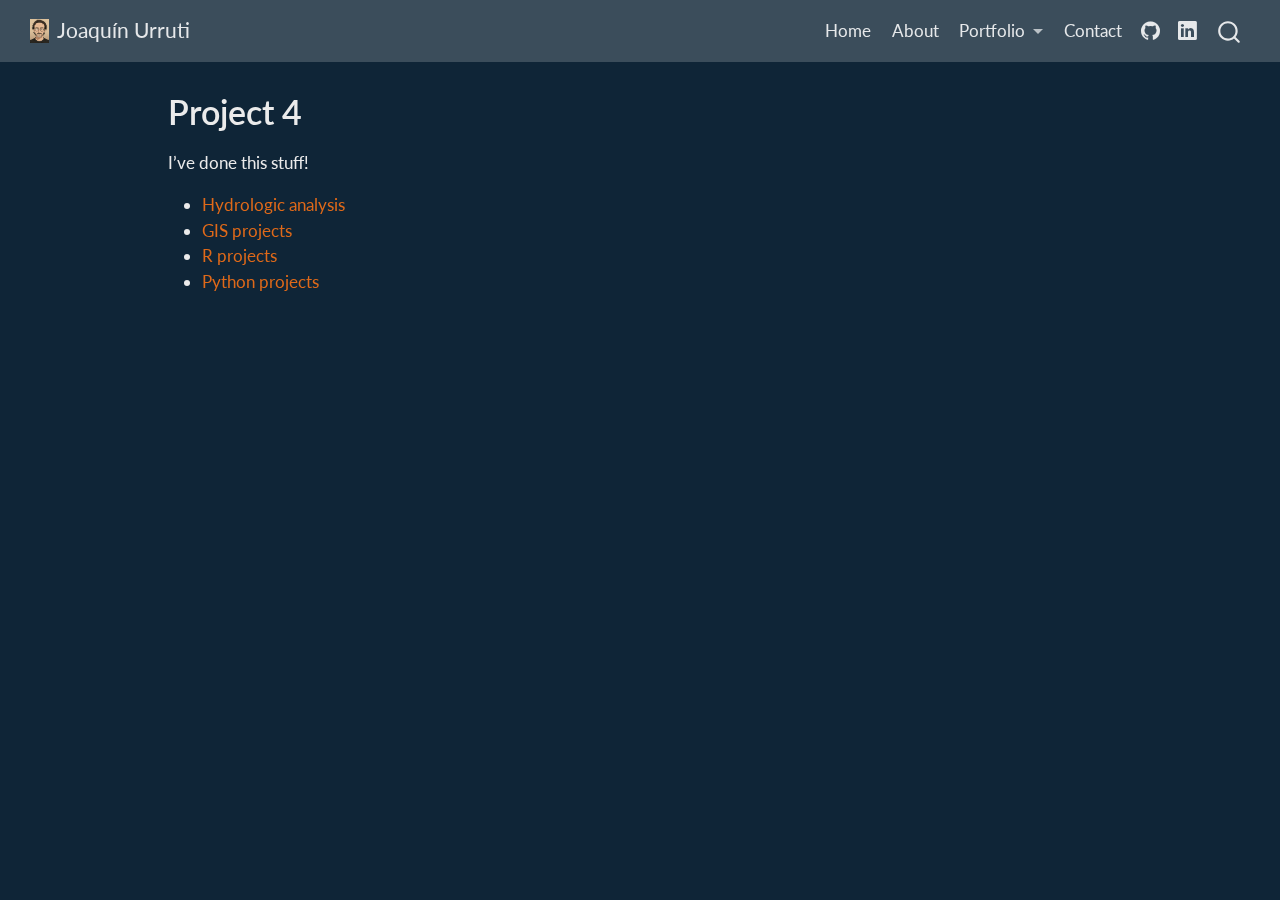
<file: docs/project_4.html>
<!DOCTYPE html>
<html xmlns="http://www.w3.org/1999/xhtml" lang="en" xml:lang="en"><head>

<meta charset="utf-8">
<meta name="generator" content="quarto-1.6.33">

<meta name="viewport" content="width=device-width, initial-scale=1.0, user-scalable=yes">


<title>Project 4 – Joaquín Urruti</title>
<style>
code{white-space: pre-wrap;}
span.smallcaps{font-variant: small-caps;}
div.columns{display: flex; gap: min(4vw, 1.5em);}
div.column{flex: auto; overflow-x: auto;}
div.hanging-indent{margin-left: 1.5em; text-indent: -1.5em;}
ul.task-list{list-style: none;}
ul.task-list li input[type="checkbox"] {
  width: 0.8em;
  margin: 0 0.8em 0.2em -1em; /* quarto-specific, see https://github.com/quarto-dev/quarto-cli/issues/4556 */ 
  vertical-align: middle;
}
</style>


<script src="site_libs/quarto-nav/quarto-nav.js"></script>
<script src="site_libs/quarto-nav/headroom.min.js"></script>
<script src="site_libs/clipboard/clipboard.min.js"></script>
<script src="site_libs/quarto-search/autocomplete.umd.js"></script>
<script src="site_libs/quarto-search/fuse.min.js"></script>
<script src="site_libs/quarto-search/quarto-search.js"></script>
<meta name="quarto:offset" content="./">
<script src="site_libs/quarto-html/quarto.js"></script>
<script src="site_libs/quarto-html/popper.min.js"></script>
<script src="site_libs/quarto-html/tippy.umd.min.js"></script>
<script src="site_libs/quarto-html/anchor.min.js"></script>
<link href="site_libs/quarto-html/tippy.css" rel="stylesheet">
<link href="site_libs/quarto-html/quarto-syntax-highlighting-dark-8b864f0777c60eecff11d75b6b2e1175.css" rel="stylesheet" id="quarto-text-highlighting-styles">
<script src="site_libs/bootstrap/bootstrap.min.js"></script>
<link href="site_libs/bootstrap/bootstrap-icons.css" rel="stylesheet">
<link href="site_libs/bootstrap/bootstrap-a0985e2c6135529c429a47b0e1ec4424.min.css" rel="stylesheet" append-hash="true" id="quarto-bootstrap" data-mode="dark">
<script id="quarto-search-options" type="application/json">{
  "location": "navbar",
  "copy-button": false,
  "collapse-after": 3,
  "panel-placement": "end",
  "type": "overlay",
  "limit": 50,
  "keyboard-shortcut": [
    "f",
    "/",
    "s"
  ],
  "show-item-context": false,
  "language": {
    "search-no-results-text": "No results",
    "search-matching-documents-text": "matching documents",
    "search-copy-link-title": "Copy link to search",
    "search-hide-matches-text": "Hide additional matches",
    "search-more-match-text": "more match in this document",
    "search-more-matches-text": "more matches in this document",
    "search-clear-button-title": "Clear",
    "search-text-placeholder": "",
    "search-detached-cancel-button-title": "Cancel",
    "search-submit-button-title": "Submit",
    "search-label": "Search"
  }
}</script>


<link rel="stylesheet" href="styles.css">
</head>

<body class="nav-fixed">

<div id="quarto-search-results"></div>
  <header id="quarto-header" class="headroom fixed-top">
    <nav class="navbar navbar-expand-lg " data-bs-theme="dark">
      <div class="navbar-container container-fluid">
      <div class="navbar-brand-container mx-auto">
    <a href="./index.html" class="navbar-brand navbar-brand-logo">
    <img src="./images/logo.png" alt="" class="navbar-logo">
    </a>
    <a class="navbar-brand" href="./index.html">
    <span class="navbar-title">Joaquín Urruti</span>
    </a>
  </div>
            <div id="quarto-search" class="" title="Search"></div>
          <button class="navbar-toggler" type="button" data-bs-toggle="collapse" data-bs-target="#navbarCollapse" aria-controls="navbarCollapse" role="menu" aria-expanded="false" aria-label="Toggle navigation" onclick="if (window.quartoToggleHeadroom) { window.quartoToggleHeadroom(); }">
  <span class="navbar-toggler-icon"></span>
</button>
          <div class="collapse navbar-collapse" id="navbarCollapse">
            <ul class="navbar-nav navbar-nav-scroll ms-auto">
  <li class="nav-item">
    <a class="nav-link" href="./index.html"> 
<span class="menu-text">Home</span></a>
  </li>  
  <li class="nav-item">
    <a class="nav-link" href="./about.html"> 
<span class="menu-text">About</span></a>
  </li>  
  <li class="nav-item dropdown ">
    <a class="nav-link dropdown-toggle" href="#" id="nav-menu-portfolio" role="link" data-bs-toggle="dropdown" aria-expanded="false">
 <span class="menu-text">Portfolio</span>
    </a>
    <ul class="dropdown-menu dropdown-menu-end" aria-labelledby="nav-menu-portfolio">    
        <li>
    <a class="dropdown-item" href="./project_1.html">
 <span class="dropdown-text">Project 1</span></a>
  </li>  
        <li>
    <a class="dropdown-item" href="./project_2.html">
 <span class="dropdown-text">Prjoect 2</span></a>
  </li>  
        <li>
    <a class="dropdown-item" href="./project_3.html">
 <span class="dropdown-text">Project 3</span></a>
  </li>  
        <li>
    <a class="dropdown-item" href="./project_4.html">
 <span class="dropdown-text">Project 4</span></a>
  </li>  
    </ul>
  </li>
  <li class="nav-item">
    <a class="nav-link" href="./contact.html"> 
<span class="menu-text">Contact</span></a>
  </li>  
  <li class="nav-item compact">
    <a class="nav-link" href="https://github.com/Joaquin-Urruti" target="_blank"> <i class="bi bi-github" role="img">
</i> 
<span class="menu-text"></span></a>
  </li>  
  <li class="nav-item compact">
    <a class="nav-link" href="https://www.linkedin.com/in/jurruti/" target="_blank"> <i class="bi bi-linkedin" role="img">
</i> 
<span class="menu-text"></span></a>
  </li>  
</ul>
          </div> <!-- /navcollapse -->
            <div class="quarto-navbar-tools">
</div>
      </div> <!-- /container-fluid -->
    </nav>
</header>
<!-- content -->
<div id="quarto-content" class="quarto-container page-columns page-rows-contents page-layout-article page-navbar">
<!-- sidebar -->
<!-- margin-sidebar -->
    <div id="quarto-margin-sidebar" class="sidebar margin-sidebar zindex-bottom">
        
    </div>
<!-- main -->
<main class="content" id="quarto-document-content">

<header id="title-block-header" class="quarto-title-block default">
<div class="quarto-title">
<h1 class="title">Project 4</h1>
</div>



<div class="quarto-title-meta">

    
  
    
  </div>
  


</header>


<p>I’ve done this stuff!</p>
<ul>
<li><a href="./project_1.html">Hydrologic analysis</a></li>
<li><a href="./project_2.html">GIS projects</a></li>
<li><a href="./project_3.html">R projects</a></li>
<li><a href="./project_4.html">Python projects</a></li>
</ul>



</main> <!-- /main -->
<script id="quarto-html-after-body" type="application/javascript">
window.document.addEventListener("DOMContentLoaded", function (event) {
  const toggleBodyColorMode = (bsSheetEl) => {
    const mode = bsSheetEl.getAttribute("data-mode");
    const bodyEl = window.document.querySelector("body");
    if (mode === "dark") {
      bodyEl.classList.add("quarto-dark");
      bodyEl.classList.remove("quarto-light");
    } else {
      bodyEl.classList.add("quarto-light");
      bodyEl.classList.remove("quarto-dark");
    }
  }
  const toggleBodyColorPrimary = () => {
    const bsSheetEl = window.document.querySelector("link#quarto-bootstrap");
    if (bsSheetEl) {
      toggleBodyColorMode(bsSheetEl);
    }
  }
  toggleBodyColorPrimary();  
  const icon = "";
  const anchorJS = new window.AnchorJS();
  anchorJS.options = {
    placement: 'right',
    icon: icon
  };
  anchorJS.add('.anchored');
  const isCodeAnnotation = (el) => {
    for (const clz of el.classList) {
      if (clz.startsWith('code-annotation-')) {                     
        return true;
      }
    }
    return false;
  }
  const onCopySuccess = function(e) {
    // button target
    const button = e.trigger;
    // don't keep focus
    button.blur();
    // flash "checked"
    button.classList.add('code-copy-button-checked');
    var currentTitle = button.getAttribute("title");
    button.setAttribute("title", "Copied!");
    let tooltip;
    if (window.bootstrap) {
      button.setAttribute("data-bs-toggle", "tooltip");
      button.setAttribute("data-bs-placement", "left");
      button.setAttribute("data-bs-title", "Copied!");
      tooltip = new bootstrap.Tooltip(button, 
        { trigger: "manual", 
          customClass: "code-copy-button-tooltip",
          offset: [0, -8]});
      tooltip.show();    
    }
    setTimeout(function() {
      if (tooltip) {
        tooltip.hide();
        button.removeAttribute("data-bs-title");
        button.removeAttribute("data-bs-toggle");
        button.removeAttribute("data-bs-placement");
      }
      button.setAttribute("title", currentTitle);
      button.classList.remove('code-copy-button-checked');
    }, 1000);
    // clear code selection
    e.clearSelection();
  }
  const getTextToCopy = function(trigger) {
      const codeEl = trigger.previousElementSibling.cloneNode(true);
      for (const childEl of codeEl.children) {
        if (isCodeAnnotation(childEl)) {
          childEl.remove();
        }
      }
      return codeEl.innerText;
  }
  const clipboard = new window.ClipboardJS('.code-copy-button:not([data-in-quarto-modal])', {
    text: getTextToCopy
  });
  clipboard.on('success', onCopySuccess);
  if (window.document.getElementById('quarto-embedded-source-code-modal')) {
    // For code content inside modals, clipBoardJS needs to be initialized with a container option
    // TODO: Check when it could be a function (https://github.com/zenorocha/clipboard.js/issues/860)
    const clipboardModal = new window.ClipboardJS('.code-copy-button[data-in-quarto-modal]', {
      text: getTextToCopy,
      container: window.document.getElementById('quarto-embedded-source-code-modal')
    });
    clipboardModal.on('success', onCopySuccess);
  }
    var localhostRegex = new RegExp(/^(?:http|https):\/\/localhost\:?[0-9]*\//);
    var mailtoRegex = new RegExp(/^mailto:/);
      var filterRegex = new RegExp('/' + window.location.host + '/');
    var isInternal = (href) => {
        return filterRegex.test(href) || localhostRegex.test(href) || mailtoRegex.test(href);
    }
    // Inspect non-navigation links and adorn them if external
 	var links = window.document.querySelectorAll('a[href]:not(.nav-link):not(.navbar-brand):not(.toc-action):not(.sidebar-link):not(.sidebar-item-toggle):not(.pagination-link):not(.no-external):not([aria-hidden]):not(.dropdown-item):not(.quarto-navigation-tool):not(.about-link)');
    for (var i=0; i<links.length; i++) {
      const link = links[i];
      if (!isInternal(link.href)) {
        // undo the damage that might have been done by quarto-nav.js in the case of
        // links that we want to consider external
        if (link.dataset.originalHref !== undefined) {
          link.href = link.dataset.originalHref;
        }
      }
    }
  function tippyHover(el, contentFn, onTriggerFn, onUntriggerFn) {
    const config = {
      allowHTML: true,
      maxWidth: 500,
      delay: 100,
      arrow: false,
      appendTo: function(el) {
          return el.parentElement;
      },
      interactive: true,
      interactiveBorder: 10,
      theme: 'quarto',
      placement: 'bottom-start',
    };
    if (contentFn) {
      config.content = contentFn;
    }
    if (onTriggerFn) {
      config.onTrigger = onTriggerFn;
    }
    if (onUntriggerFn) {
      config.onUntrigger = onUntriggerFn;
    }
    window.tippy(el, config); 
  }
  const noterefs = window.document.querySelectorAll('a[role="doc-noteref"]');
  for (var i=0; i<noterefs.length; i++) {
    const ref = noterefs[i];
    tippyHover(ref, function() {
      // use id or data attribute instead here
      let href = ref.getAttribute('data-footnote-href') || ref.getAttribute('href');
      try { href = new URL(href).hash; } catch {}
      const id = href.replace(/^#\/?/, "");
      const note = window.document.getElementById(id);
      if (note) {
        return note.innerHTML;
      } else {
        return "";
      }
    });
  }
  const xrefs = window.document.querySelectorAll('a.quarto-xref');
  const processXRef = (id, note) => {
    // Strip column container classes
    const stripColumnClz = (el) => {
      el.classList.remove("page-full", "page-columns");
      if (el.children) {
        for (const child of el.children) {
          stripColumnClz(child);
        }
      }
    }
    stripColumnClz(note)
    if (id === null || id.startsWith('sec-')) {
      // Special case sections, only their first couple elements
      const container = document.createElement("div");
      if (note.children && note.children.length > 2) {
        container.appendChild(note.children[0].cloneNode(true));
        for (let i = 1; i < note.children.length; i++) {
          const child = note.children[i];
          if (child.tagName === "P" && child.innerText === "") {
            continue;
          } else {
            container.appendChild(child.cloneNode(true));
            break;
          }
        }
        if (window.Quarto?.typesetMath) {
          window.Quarto.typesetMath(container);
        }
        return container.innerHTML
      } else {
        if (window.Quarto?.typesetMath) {
          window.Quarto.typesetMath(note);
        }
        return note.innerHTML;
      }
    } else {
      // Remove any anchor links if they are present
      const anchorLink = note.querySelector('a.anchorjs-link');
      if (anchorLink) {
        anchorLink.remove();
      }
      if (window.Quarto?.typesetMath) {
        window.Quarto.typesetMath(note);
      }
      // TODO in 1.5, we should make sure this works without a callout special case
      if (note.classList.contains("callout")) {
        return note.outerHTML;
      } else {
        return note.innerHTML;
      }
    }
  }
  for (var i=0; i<xrefs.length; i++) {
    const xref = xrefs[i];
    tippyHover(xref, undefined, function(instance) {
      instance.disable();
      let url = xref.getAttribute('href');
      let hash = undefined; 
      if (url.startsWith('#')) {
        hash = url;
      } else {
        try { hash = new URL(url).hash; } catch {}
      }
      if (hash) {
        const id = hash.replace(/^#\/?/, "");
        const note = window.document.getElementById(id);
        if (note !== null) {
          try {
            const html = processXRef(id, note.cloneNode(true));
            instance.setContent(html);
          } finally {
            instance.enable();
            instance.show();
          }
        } else {
          // See if we can fetch this
          fetch(url.split('#')[0])
          .then(res => res.text())
          .then(html => {
            const parser = new DOMParser();
            const htmlDoc = parser.parseFromString(html, "text/html");
            const note = htmlDoc.getElementById(id);
            if (note !== null) {
              const html = processXRef(id, note);
              instance.setContent(html);
            } 
          }).finally(() => {
            instance.enable();
            instance.show();
          });
        }
      } else {
        // See if we can fetch a full url (with no hash to target)
        // This is a special case and we should probably do some content thinning / targeting
        fetch(url)
        .then(res => res.text())
        .then(html => {
          const parser = new DOMParser();
          const htmlDoc = parser.parseFromString(html, "text/html");
          const note = htmlDoc.querySelector('main.content');
          if (note !== null) {
            // This should only happen for chapter cross references
            // (since there is no id in the URL)
            // remove the first header
            if (note.children.length > 0 && note.children[0].tagName === "HEADER") {
              note.children[0].remove();
            }
            const html = processXRef(null, note);
            instance.setContent(html);
          } 
        }).finally(() => {
          instance.enable();
          instance.show();
        });
      }
    }, function(instance) {
    });
  }
      let selectedAnnoteEl;
      const selectorForAnnotation = ( cell, annotation) => {
        let cellAttr = 'data-code-cell="' + cell + '"';
        let lineAttr = 'data-code-annotation="' +  annotation + '"';
        const selector = 'span[' + cellAttr + '][' + lineAttr + ']';
        return selector;
      }
      const selectCodeLines = (annoteEl) => {
        const doc = window.document;
        const targetCell = annoteEl.getAttribute("data-target-cell");
        const targetAnnotation = annoteEl.getAttribute("data-target-annotation");
        const annoteSpan = window.document.querySelector(selectorForAnnotation(targetCell, targetAnnotation));
        const lines = annoteSpan.getAttribute("data-code-lines").split(",");
        const lineIds = lines.map((line) => {
          return targetCell + "-" + line;
        })
        let top = null;
        let height = null;
        let parent = null;
        if (lineIds.length > 0) {
            //compute the position of the single el (top and bottom and make a div)
            const el = window.document.getElementById(lineIds[0]);
            top = el.offsetTop;
            height = el.offsetHeight;
            parent = el.parentElement.parentElement;
          if (lineIds.length > 1) {
            const lastEl = window.document.getElementById(lineIds[lineIds.length - 1]);
            const bottom = lastEl.offsetTop + lastEl.offsetHeight;
            height = bottom - top;
          }
          if (top !== null && height !== null && parent !== null) {
            // cook up a div (if necessary) and position it 
            let div = window.document.getElementById("code-annotation-line-highlight");
            if (div === null) {
              div = window.document.createElement("div");
              div.setAttribute("id", "code-annotation-line-highlight");
              div.style.position = 'absolute';
              parent.appendChild(div);
            }
            div.style.top = top - 2 + "px";
            div.style.height = height + 4 + "px";
            div.style.left = 0;
            let gutterDiv = window.document.getElementById("code-annotation-line-highlight-gutter");
            if (gutterDiv === null) {
              gutterDiv = window.document.createElement("div");
              gutterDiv.setAttribute("id", "code-annotation-line-highlight-gutter");
              gutterDiv.style.position = 'absolute';
              const codeCell = window.document.getElementById(targetCell);
              const gutter = codeCell.querySelector('.code-annotation-gutter');
              gutter.appendChild(gutterDiv);
            }
            gutterDiv.style.top = top - 2 + "px";
            gutterDiv.style.height = height + 4 + "px";
          }
          selectedAnnoteEl = annoteEl;
        }
      };
      const unselectCodeLines = () => {
        const elementsIds = ["code-annotation-line-highlight", "code-annotation-line-highlight-gutter"];
        elementsIds.forEach((elId) => {
          const div = window.document.getElementById(elId);
          if (div) {
            div.remove();
          }
        });
        selectedAnnoteEl = undefined;
      };
        // Handle positioning of the toggle
    window.addEventListener(
      "resize",
      throttle(() => {
        elRect = undefined;
        if (selectedAnnoteEl) {
          selectCodeLines(selectedAnnoteEl);
        }
      }, 10)
    );
    function throttle(fn, ms) {
    let throttle = false;
    let timer;
      return (...args) => {
        if(!throttle) { // first call gets through
            fn.apply(this, args);
            throttle = true;
        } else { // all the others get throttled
            if(timer) clearTimeout(timer); // cancel #2
            timer = setTimeout(() => {
              fn.apply(this, args);
              timer = throttle = false;
            }, ms);
        }
      };
    }
      // Attach click handler to the DT
      const annoteDls = window.document.querySelectorAll('dt[data-target-cell]');
      for (const annoteDlNode of annoteDls) {
        annoteDlNode.addEventListener('click', (event) => {
          const clickedEl = event.target;
          if (clickedEl !== selectedAnnoteEl) {
            unselectCodeLines();
            const activeEl = window.document.querySelector('dt[data-target-cell].code-annotation-active');
            if (activeEl) {
              activeEl.classList.remove('code-annotation-active');
            }
            selectCodeLines(clickedEl);
            clickedEl.classList.add('code-annotation-active');
          } else {
            // Unselect the line
            unselectCodeLines();
            clickedEl.classList.remove('code-annotation-active');
          }
        });
      }
  const findCites = (el) => {
    const parentEl = el.parentElement;
    if (parentEl) {
      const cites = parentEl.dataset.cites;
      if (cites) {
        return {
          el,
          cites: cites.split(' ')
        };
      } else {
        return findCites(el.parentElement)
      }
    } else {
      return undefined;
    }
  };
  var bibliorefs = window.document.querySelectorAll('a[role="doc-biblioref"]');
  for (var i=0; i<bibliorefs.length; i++) {
    const ref = bibliorefs[i];
    const citeInfo = findCites(ref);
    if (citeInfo) {
      tippyHover(citeInfo.el, function() {
        var popup = window.document.createElement('div');
        citeInfo.cites.forEach(function(cite) {
          var citeDiv = window.document.createElement('div');
          citeDiv.classList.add('hanging-indent');
          citeDiv.classList.add('csl-entry');
          var biblioDiv = window.document.getElementById('ref-' + cite);
          if (biblioDiv) {
            citeDiv.innerHTML = biblioDiv.innerHTML;
          }
          popup.appendChild(citeDiv);
        });
        return popup.innerHTML;
      });
    }
  }
});
</script>
</div> <!-- /content -->




</body></html>
</file>
<file: docs/site_libs/quarto-html/tippy.css>
.tippy-box[data-animation=fade][data-state=hidden]{opacity:0}[data-tippy-root]{max-width:calc(100vw - 10px)}.tippy-box{position:relative;background-color:#333;color:#fff;border-radius:4px;font-size:14px;line-height:1.4;white-space:normal;outline:0;transition-property:transform,visibility,opacity}.tippy-box[data-placement^=top]>.tippy-arrow{bottom:0}.tippy-box[data-placement^=top]>.tippy-arrow:before{bottom:-7px;left:0;border-width:8px 8px 0;border-top-color:initial;transform-origin:center top}.tippy-box[data-placement^=bottom]>.tippy-arrow{top:0}.tippy-box[data-placement^=bottom]>.tippy-arrow:before{top:-7px;left:0;border-width:0 8px 8px;border-bottom-color:initial;transform-origin:center bottom}.tippy-box[data-placement^=left]>.tippy-arrow{right:0}.tippy-box[data-placement^=left]>.tippy-arrow:before{border-width:8px 0 8px 8px;border-left-color:initial;right:-7px;transform-origin:center left}.tippy-box[data-placement^=right]>.tippy-arrow{left:0}.tippy-box[data-placement^=right]>.tippy-arrow:before{left:-7px;border-width:8px 8px 8px 0;border-right-color:initial;transform-origin:center right}.tippy-box[data-inertia][data-state=visible]{transition-timing-function:cubic-bezier(.54,1.5,.38,1.11)}.tippy-arrow{width:16px;height:16px;color:#333}.tippy-arrow:before{content:"";position:absolute;border-color:transparent;border-style:solid}.tippy-content{position:relative;padding:5px 9px;z-index:1}
</file>
<file: docs/site_libs/quarto-html/quarto-syntax-highlighting-dark-8b864f0777c60eecff11d75b6b2e1175.css>
/* quarto syntax highlight colors */
:root {
  --quarto-hl-al-color: #f07178;
  --quarto-hl-an-color: #d4d0ab;
  --quarto-hl-at-color: #00e0e0;
  --quarto-hl-bn-color: #d4d0ab;
  --quarto-hl-bu-color: #abe338;
  --quarto-hl-ch-color: #abe338;
  --quarto-hl-co-color: #f8f8f2;
  --quarto-hl-cv-color: #ffd700;
  --quarto-hl-cn-color: #ffd700;
  --quarto-hl-cf-color: #ffa07a;
  --quarto-hl-dt-color: #ffa07a;
  --quarto-hl-dv-color: #d4d0ab;
  --quarto-hl-do-color: #f8f8f2;
  --quarto-hl-er-color: #f07178;
  --quarto-hl-ex-color: #00e0e0;
  --quarto-hl-fl-color: #d4d0ab;
  --quarto-hl-fu-color: #ffa07a;
  --quarto-hl-im-color: #abe338;
  --quarto-hl-in-color: #d4d0ab;
  --quarto-hl-kw-color: #ffa07a;
  --quarto-hl-op-color: #ffa07a;
  --quarto-hl-ot-color: #00e0e0;
  --quarto-hl-pp-color: #dcc6e0;
  --quarto-hl-re-color: #00e0e0;
  --quarto-hl-sc-color: #abe338;
  --quarto-hl-ss-color: #abe338;
  --quarto-hl-st-color: #abe338;
  --quarto-hl-va-color: #00e0e0;
  --quarto-hl-vs-color: #abe338;
  --quarto-hl-wa-color: #dcc6e0;
}

/* other quarto variables */
:root {
  --quarto-font-monospace: SFMono-Regular, Menlo, Monaco, Consolas, "Liberation Mono", "Courier New", monospace;
}

code span.al {
  background-color: #2a0f15;
  font-weight: bold;
  color: #f07178;
}

code span.an {
  color: #d4d0ab;
}

code span.at {
  color: #00e0e0;
}

code span.bn {
  color: #d4d0ab;
}

code span.bu {
  color: #abe338;
}

code span.ch {
  color: #abe338;
}

code span.co {
  font-style: italic;
  color: #f8f8f2;
}

code span.cv {
  color: #ffd700;
}

code span.cn {
  color: #ffd700;
}

code span.cf {
  font-weight: bold;
  color: #ffa07a;
}

code span.dt {
  color: #ffa07a;
}

code span.dv {
  color: #d4d0ab;
}

code span.do {
  color: #f8f8f2;
}

code span.er {
  color: #f07178;
  text-decoration: underline;
}

code span.ex {
  font-weight: bold;
  color: #00e0e0;
}

code span.fl {
  color: #d4d0ab;
}

code span.fu {
  color: #ffa07a;
}

code span.im {
  color: #abe338;
}

code span.in {
  color: #d4d0ab;
}

code span.kw {
  font-weight: bold;
  color: #ffa07a;
}

pre > code.sourceCode > span {
  color: #f8f8f2;
}

code span {
  color: #f8f8f2;
}

code.sourceCode > span {
  color: #f8f8f2;
}

div.sourceCode,
div.sourceCode pre.sourceCode {
  color: #f8f8f2;
}

code span.op {
  color: #ffa07a;
}

code span.ot {
  color: #00e0e0;
}

code span.pp {
  color: #dcc6e0;
}

code span.re {
  background-color: #f8f8f2;
  color: #00e0e0;
}

code span.sc {
  color: #abe338;
}

code span.ss {
  color: #abe338;
}

code span.st {
  color: #abe338;
}

code span.va {
  color: #00e0e0;
}

code span.vs {
  color: #abe338;
}

code span.wa {
  color: #dcc6e0;
}

.prevent-inlining {
  content: "</";
}

/*# sourceMappingURL=9659982094b084d58e41b47d993019d3.css.map */
</file>
<file: docs/styles.css>
/* css styles */

/*-- scss:defaults --*/
$body-bg: #f5f5f5;
$link-color: #0066cc;
$font-family-sans-serif: "Arial", sans-serif;

/*-- scss:rules --*/
h2 {
  font-style: italic;
  border-bottom: 2px solid #0066cc;
}

h6 {
    font-style: italic;
    border-bottom: 2px solid #838e99;
  }
</file>
